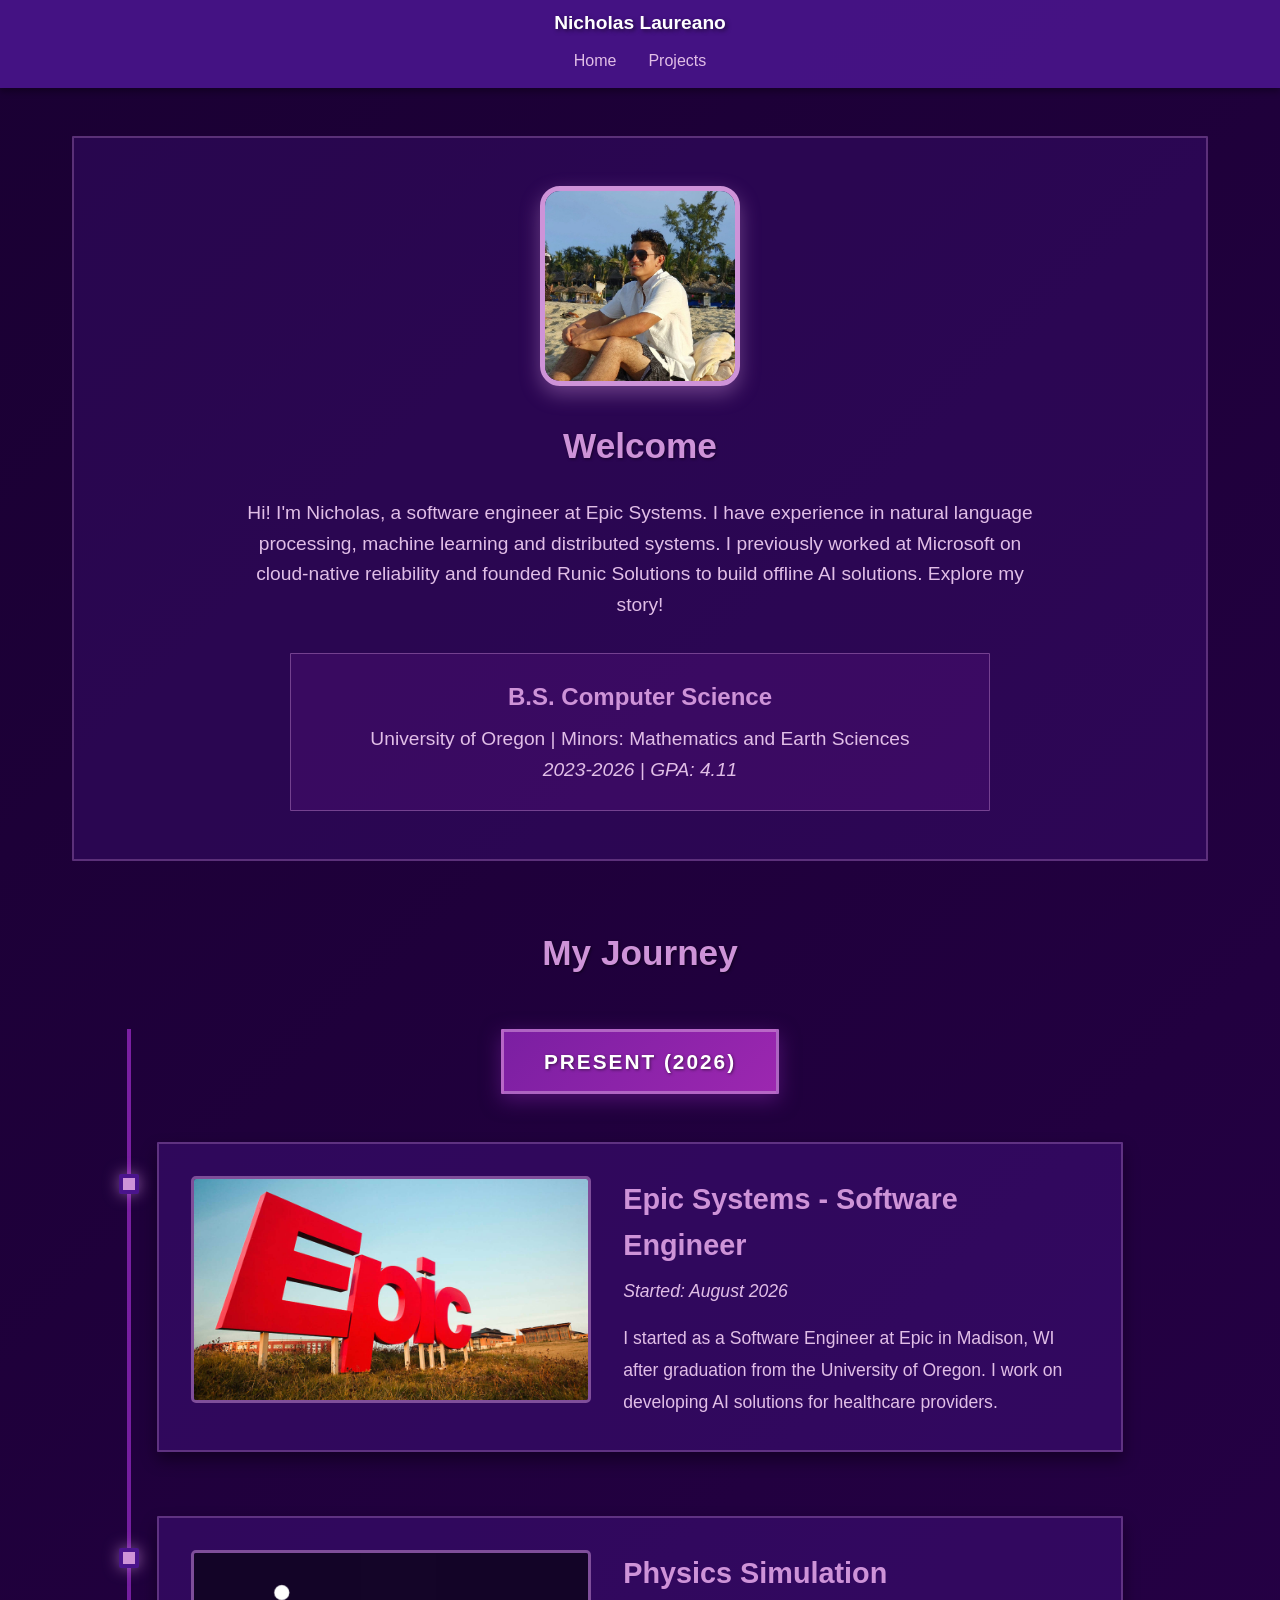
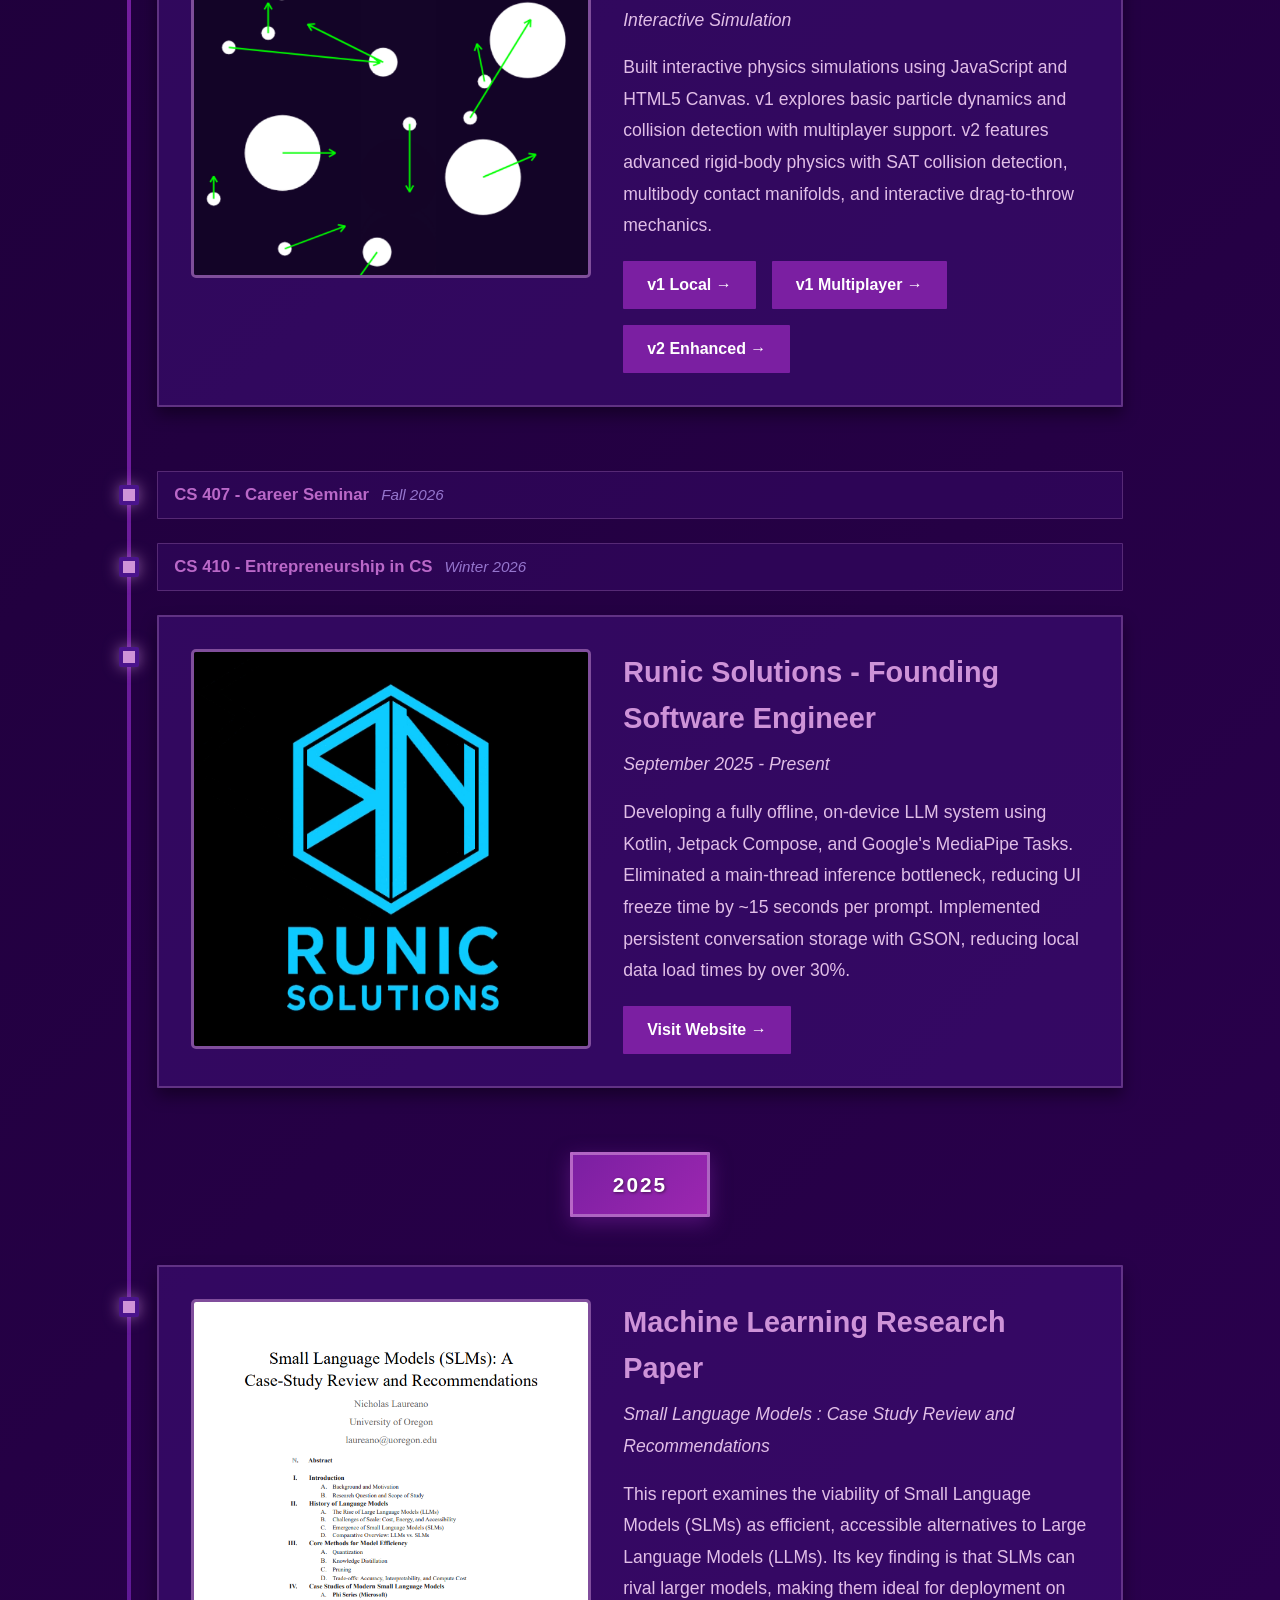
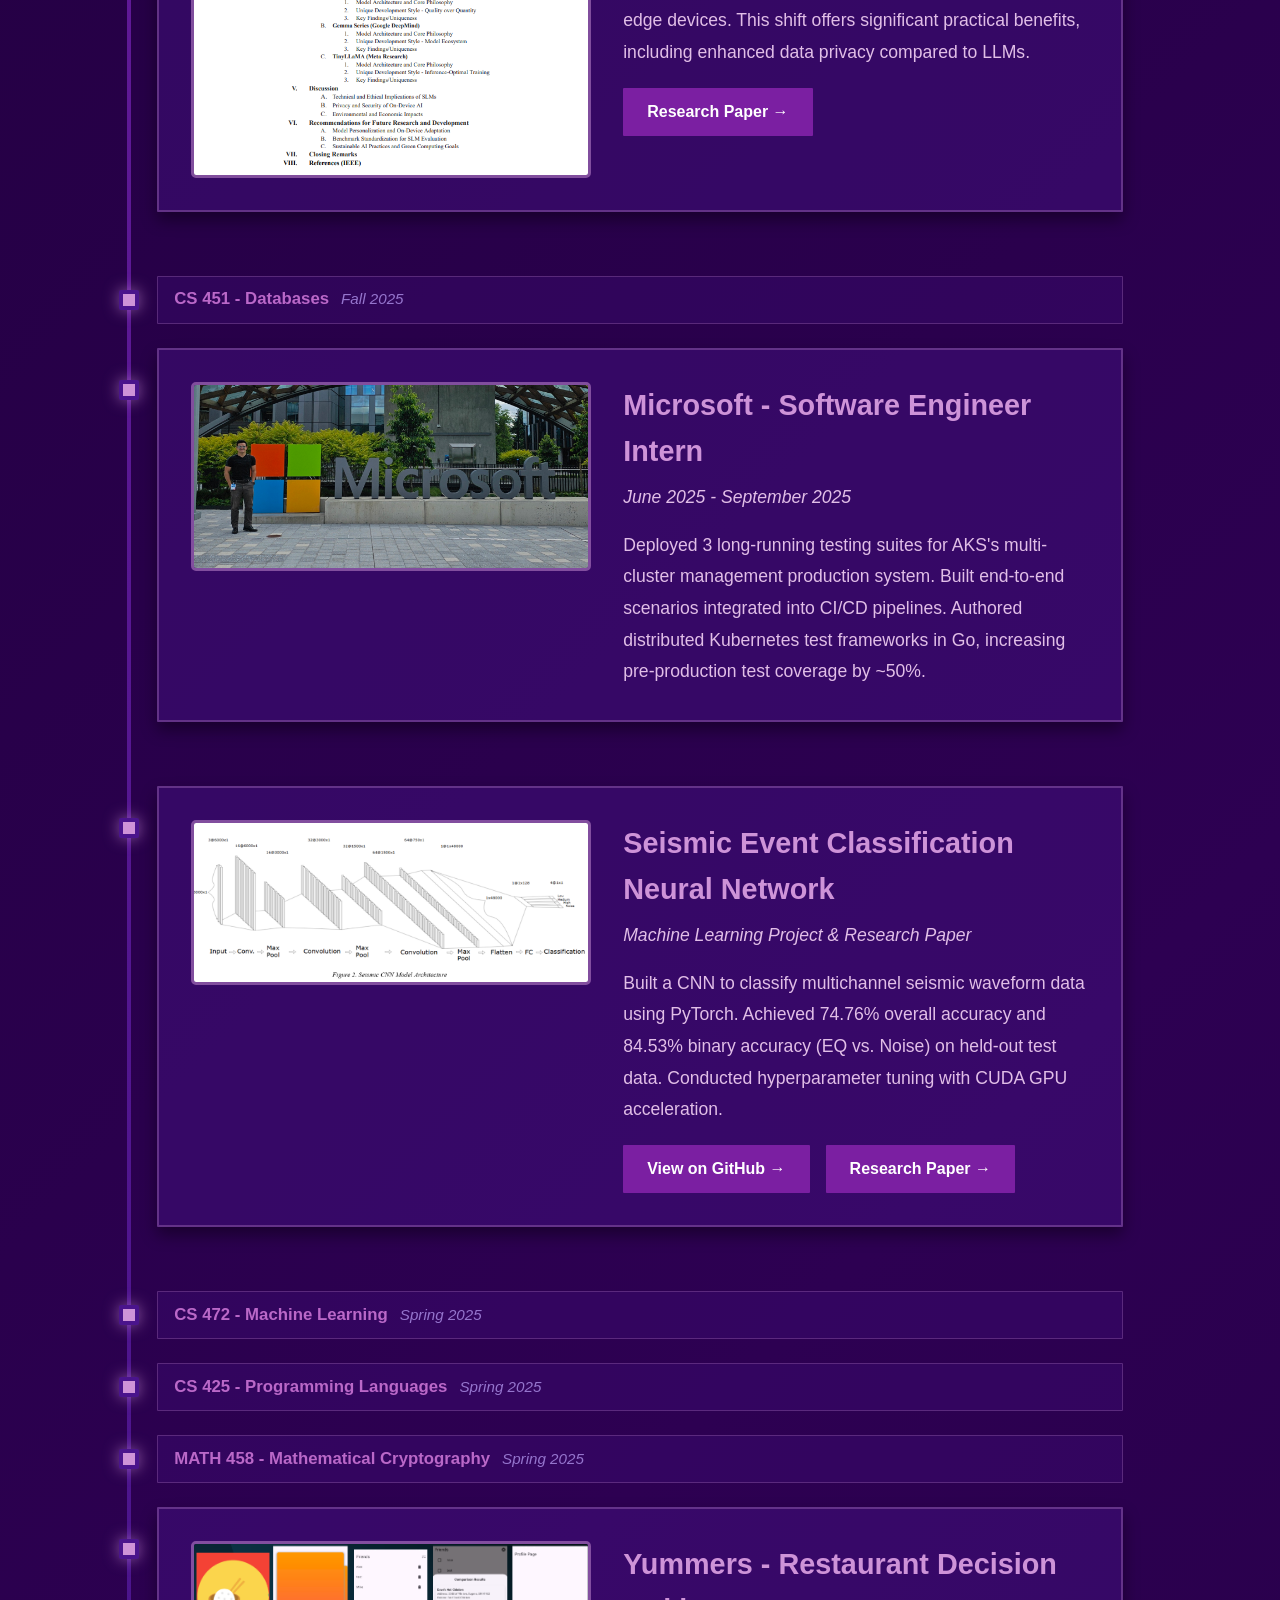
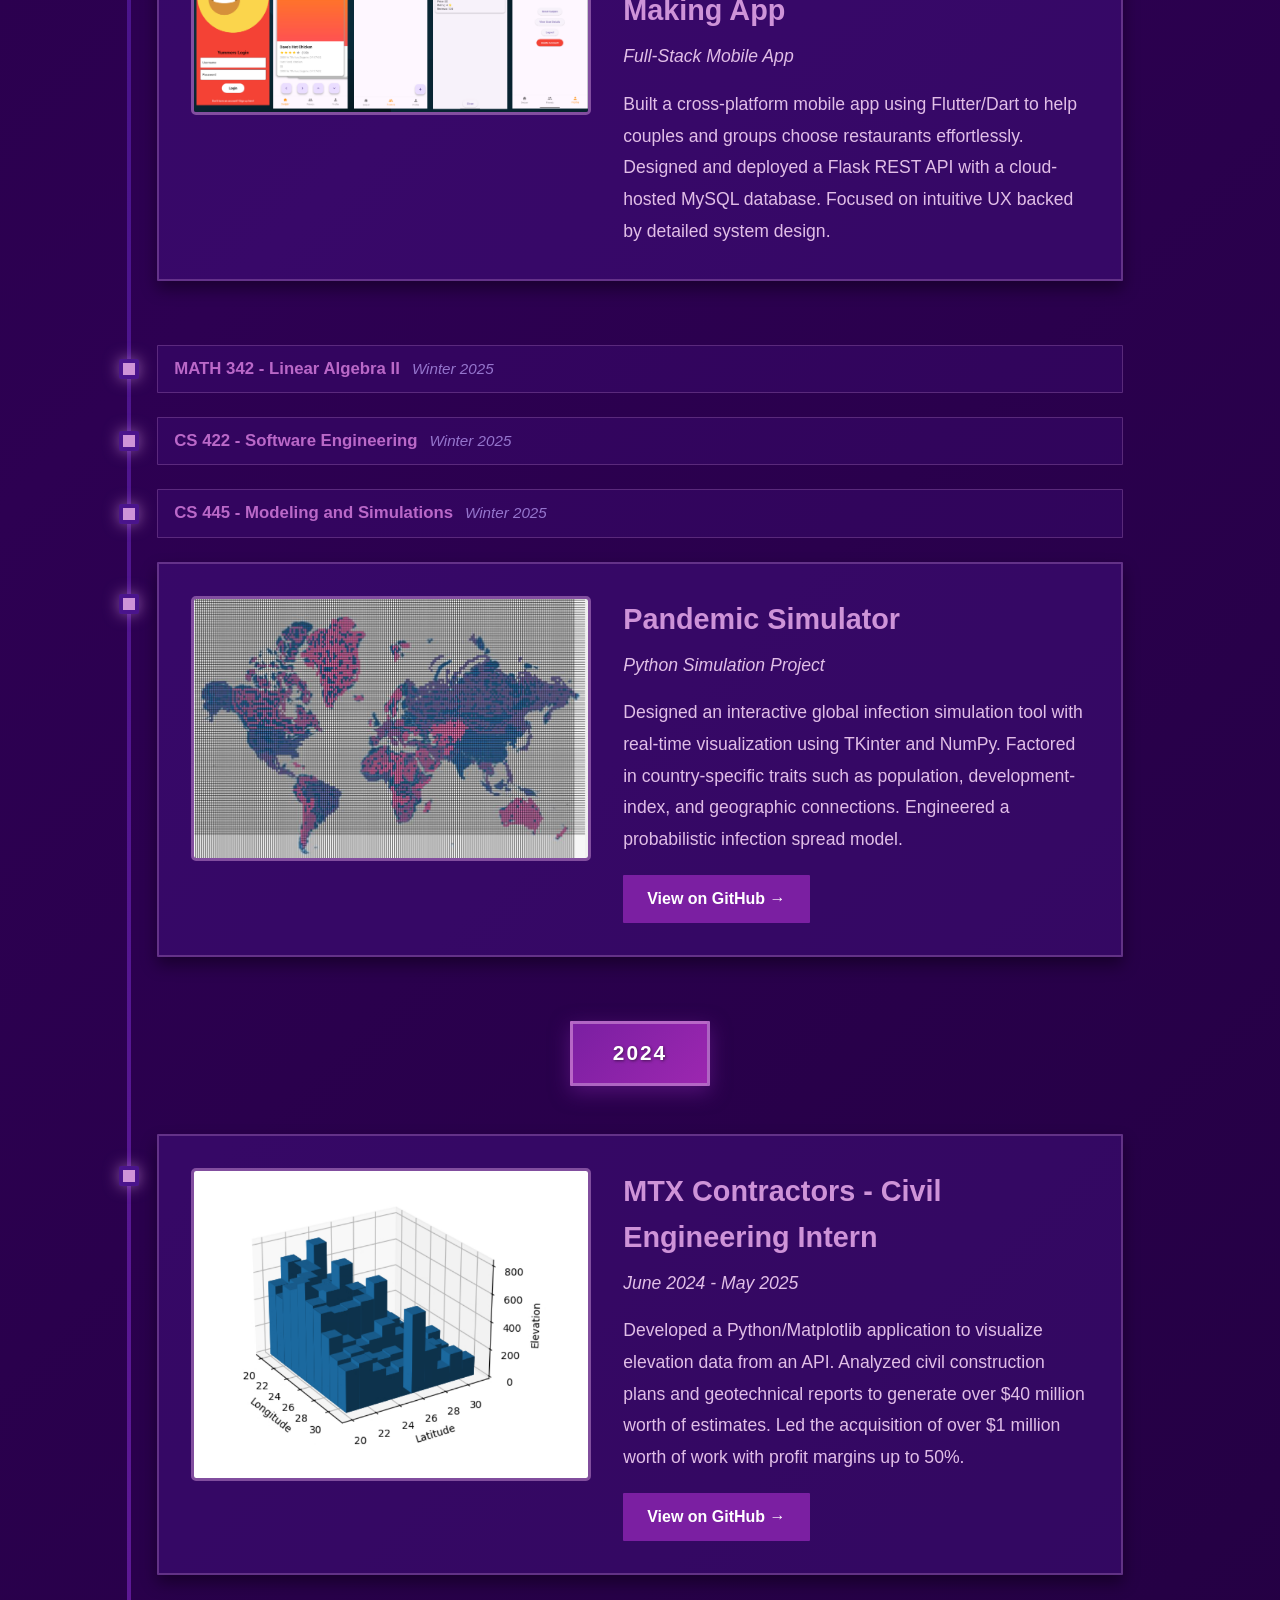
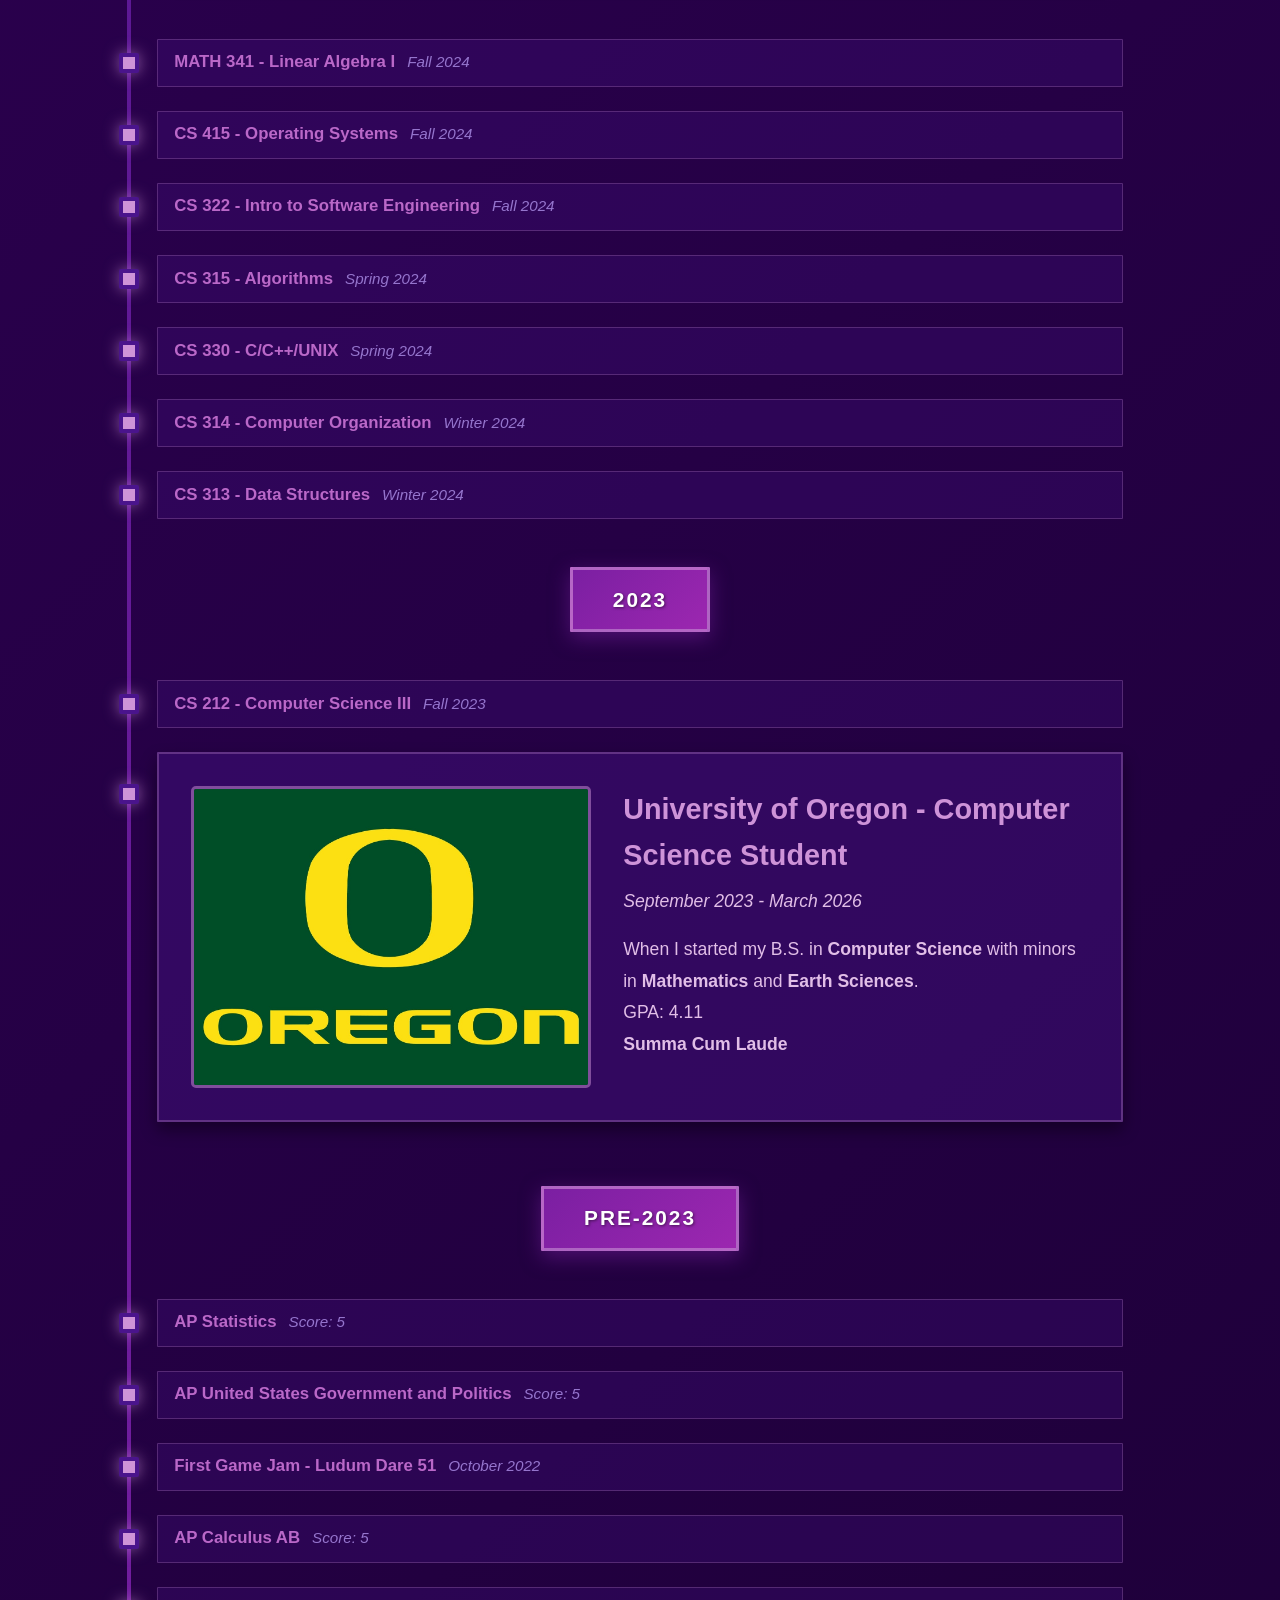
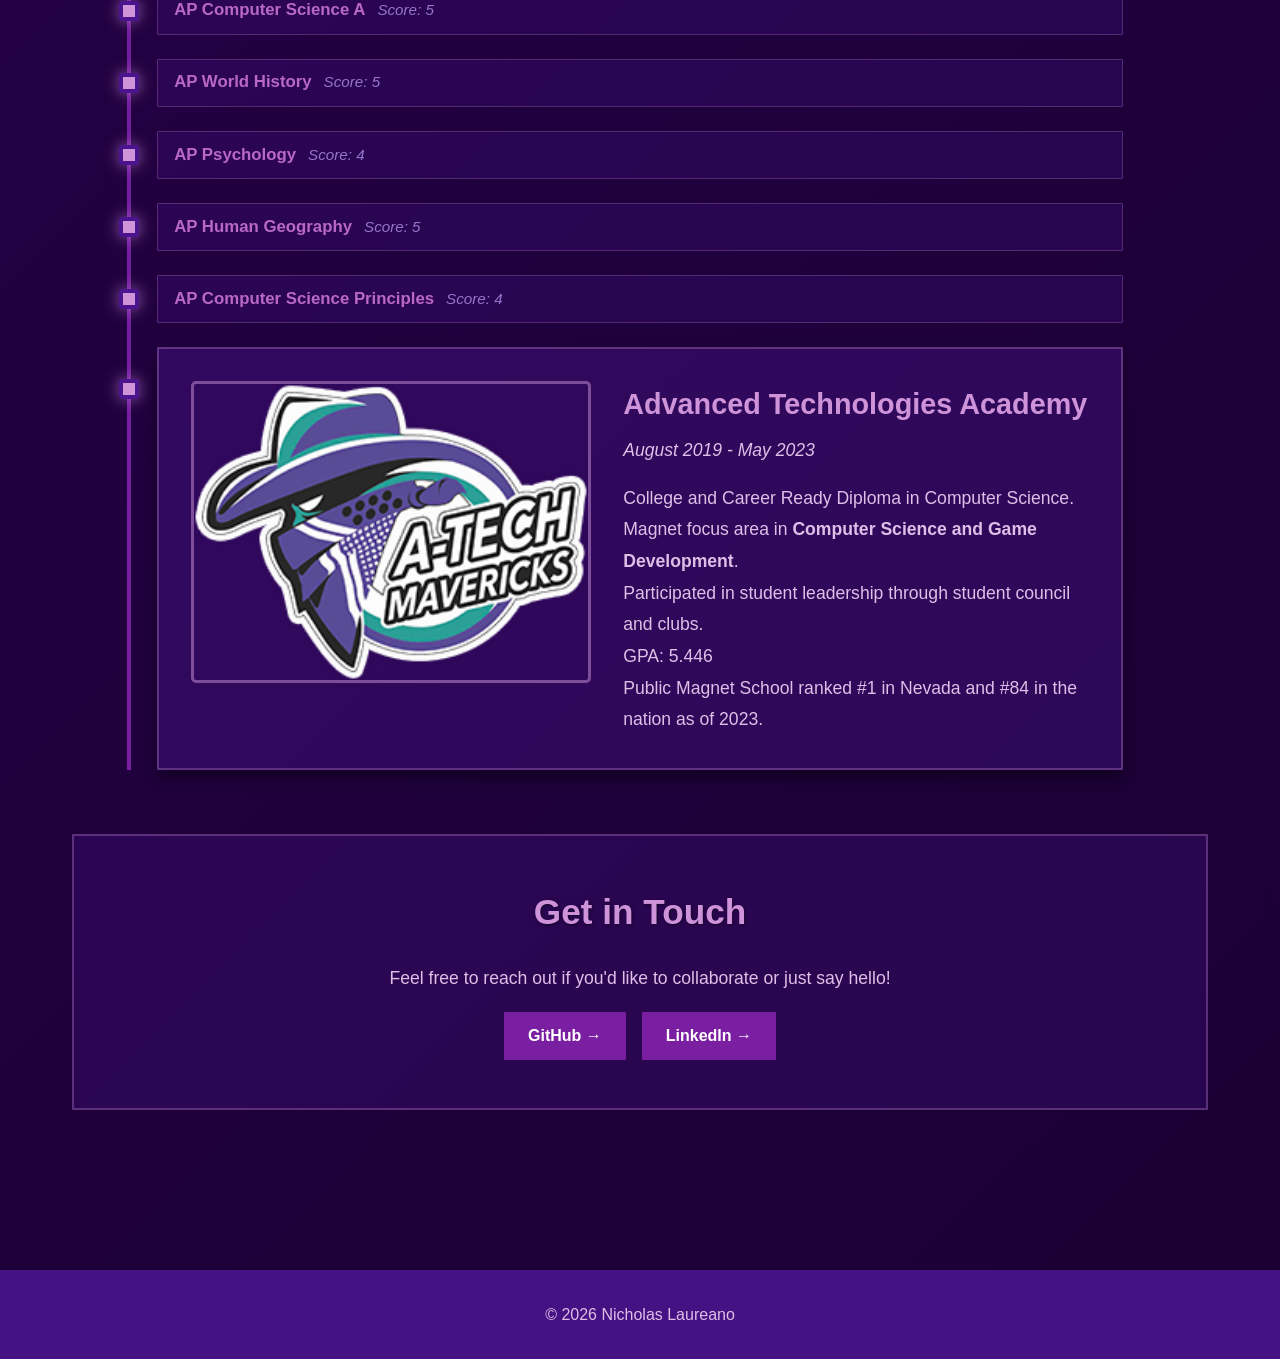
<file: index.html>
<!DOCTYPE html>
<html lang="en">
<head>
    <meta charset="UTF-8">
    <meta name="viewport" content="width=device-width, initial-scale=1.0">
    <title>Nicholas Laureano</title>
    <link rel="stylesheet" href="css/global.css">
    <link rel="stylesheet" href="css/home.css">
</head>
<body>
    <!-- Header with navigation -->
    <header>
        <h1>Nicholas Laureano</h1>
        <nav>
            <a href="index.html">Home</a>
            <a href="projects/index.html">Projects</a>
        </nav>
    </header>

    <!-- Main content area -->
    <main>
        <!-- Introduction section -->
        <section id="intro">
            <div class="profile-image">
                <img src="./assets/pictures/nicholas-pic.jpg" alt="Nicholas Laureano">
            </div>
            <h2>Welcome</h2>
            <p>Hi! I'm Nicholas, a software engineer at Epic Systems. I have experience in 
                natural language processing, machine learning and distributed systems. 
                I previously worked at Microsoft on cloud-native reliability and founded Runic Solutions 
                to build offline AI solutions. Explore my story!</p>
            <div class="education">
                <h3>B.S. Computer Science</h3>
                <p class="school">University of Oregon | Minors: Mathematics and Earth Sciences</p>
                <p class="details">2023-2026 | GPA: 4.11</p>
            </div>
        </section>

        <!-- Timeline section -->
        <section id="timeline">
            <h2>My Journey</h2>
            <div class="timeline">
                <!-- Year Marker: UPCOMING -->
                <!-- <div class="year-marker">
                    <h4>UPCOMING</h4>
                </div> -->
                <!-- Upcoming -->
                <!-- Year Marker: PRESENT -->
                <div class="year-marker">
                    <h4>PRESENT (2026)</h4>
                </div>

                <article class="timeline-event">
                    <div class="timeline-marker"></div>
                    <div class="timeline-content">
                        <div class="event-image">
                            <img src="./assets/pictures/epic-logo-pic.jpg" alt="Epic Systems">
                        </div>
                        <div class="event-text">
                            <h3>Epic Systems - Software Engineer</h3>
                            <p class="event-date"> Started: August 2026</p>
                            <p>I started as a Software Engineer at Epic in Madison, WI after graduation from the University of Oregon. I work on developing AI solutions for healthcare providers.</p>
                        </div>
                    </div>
                </article>


                <!-- Physics Sim -->
                <article class="timeline-event">
                    <div class="timeline-marker"></div>
                    <div class="timeline-content">
                        <div class="event-image">
                            <img src="./assets/pictures/physics-sim-pic.png" alt="Physics Simulation Project">
                        </div>
                        <div class="event-text">
                            <h3>Physics Simulation</h3>
                            <p class="event-date">Interactive Simulation</p>
                            <p>Built interactive physics simulations using JavaScript and HTML5 Canvas. v1 explores basic particle dynamics and collision detection with multiplayer support. v2 features advanced rigid-body physics with SAT collision detection, multibody contact manifolds, and interactive drag-to-throw mechanics.</p>
                            <div class="event-links">
                                <a href="projects/physics-sim/index.html" class="event-link">v1 Local →</a>
                                <a href="projects/physics-sim-live/index.html" class="event-link">v1 Multiplayer →</a>
                                <a href="projects/physics-sim-v2/index.html" class="event-link">v2 Enhanced →</a>
                            </div>
                        </div>
                    </div>
                </article>

                <!-- Course: CS 407 -->
                <article class="timeline-event timeline-small">
                    <div class="timeline-marker"></div>
                    <div class="small-item">
                        <h4>CS 407 - Career Seminar</h4>
                        <p class="small-term">Fall 2026</p>
                    </div>
                </article>

                <!-- Course: CS 410 -->
                <article class="timeline-event timeline-small">
                    <div class="timeline-marker"></div>
                    <div class="small-item">
                        <h4>CS 410 - Entrepreneurship in CS</h4>
                        <p class="small-term">Winter 2026</p>
                    </div>
                </article>
                
                <!-- Runic Solutions -->
                <article class="timeline-event">
                    <div class="timeline-marker"></div>
                    <div class="timeline-content">
                        <div class="event-image">
                            <img src="./assets/pictures/runic-logo-pic.jpg" alt="Runic Solutions">
                        </div>
                        <div class="event-text">
                            <h3>Runic Solutions - Founding Software Engineer</h3>
                            <p class="event-date">September 2025 - Present</p>
                            <p>Developing a fully offline, on-device LLM system using Kotlin, Jetpack Compose, and Google's MediaPipe Tasks. Eliminated a main-thread inference bottleneck, reducing UI freeze time by ~15 seconds per prompt. Implemented persistent conversation storage with GSON, reducing local data load times by over 30%.</p>
                            <a href="https://www.runicsolutions.dev" class="event-link" target="_blank" rel="noopener">Visit Website →</a>
                        </div>
                    </div>
                </article>

                <!-- Year Marker: 2025 -->
                <div class="year-marker">
                    <h4>2025</h4>
                </div>

                <!-- SLM Research Paper -->
                <article class="timeline-event">
                    <div class="timeline-marker"></div>
                    <div class="timeline-content">
                        <div class="event-image">
                            <img src="./assets/pictures/slm-doc-pic.png" alt="SLM Research Paper">
                        </div>
                        <div class="event-text">
                            <h3>Machine Learning Research Paper</h3>
                            <p class="event-date">Small Language Models : Case Study Review and Recommendations</p>
                            <p>This report examines the viability of Small Language Models (SLMs) as efficient, accessible alternatives to Large Language Models (LLMs). Its key finding is that SLMs can rival larger models, making them ideal for deployment on edge devices. This shift offers significant practical benefits, including enhanced data privacy compared to LLMs.</p>
                            <a href="./assets/documents/Small_Language_Models_(SLMs)_A_Case-Study_Review_and_Recommendations.pdf" class="event-link" target="_blank" rel="noopener">Research Paper →</a>
                        </div>
                    </div>
                </article>

                <!-- Course: CS 451 -->
                <article class="timeline-event timeline-small">
                    <div class="timeline-marker"></div>
                    <div class="small-item">
                        <h4>CS 451 - Databases</h4>
                        <p class="small-term">Fall 2025</p>
                    </div>
                </article>

                <!-- Microsoft -->
                <article class="timeline-event">
                    <div class="timeline-marker"></div>
                    <div class="timeline-content">
                        <div class="event-image">
                            <img src="./assets/pictures/microsoft-pic.jpg" alt="Microsoft Internship">
                        </div>
                        <div class="event-text">
                            <h3>Microsoft - Software Engineer Intern</h3>
                            <p class="event-date">June 2025 - September 2025</p>
                            <p>Deployed 3 long-running testing suites for AKS's multi-cluster management production system. Built end-to-end scenarios integrated into CI/CD pipelines. Authored distributed Kubernetes test frameworks in Go, increasing pre-production test coverage by ~50%.</p>
                        </div>
                    </div>
                </article>

                <!-- Seismic Event Classification -->
                <article class="timeline-event">
                    <div class="timeline-marker"></div>
                    <div class="timeline-content">
                        <div class="event-image">
                            <img src="./assets/pictures/seismic-cnn-pic.png" alt="Seismic Event Classification">
                        </div>
                        <div class="event-text">
                            <h3>Seismic Event Classification Neural Network</h3>
                            <p class="event-date">Machine Learning Project & Research Paper</p>
                            <p>Built a CNN to classify multichannel seismic waveform data using PyTorch. Achieved 74.76% overall accuracy and 84.53% binary accuracy (EQ vs. Noise) on held-out test data. Conducted hyperparameter tuning with CUDA GPU acceleration.</p>
                            <div class="event-links">
                                <a href="https://github.com/NLaureano/SeismoCNN" class="event-link" target="_blank" rel="noopener">View on GitHub →</a>
                                <a href="https://github.com/NLaureano/SeismoCNN/blob/master/Seismic_Event_Classification_Using_Convolutional_Neural_Networks_on_Multichannel_Waveform_Data.pdf" class="event-link" target="_blank" rel="noopener">Research Paper →</a>
                            </div>
                        </div>
                    </div>
                </article>

                <!-- Course: CS 472 -->
                <article class="timeline-event timeline-small">
                    <div class="timeline-marker"></div>
                    <div class="small-item">
                        <h4>CS 472 - Machine Learning</h4>
                        <p class="small-term">Spring 2025</p>
                    </div>
                </article>

                <!-- Course: CS 425 -->
                <article class="timeline-event timeline-small">
                    <div class="timeline-marker"></div>
                    <div class="small-item">
                        <h4>CS 425 - Programming Languages</h4>
                        <p class="small-term">Spring 2025</p>
                    </div>
                </article>

                <!-- Course: MATH 458 -->
                <article class="timeline-event timeline-small">
                    <div class="timeline-marker"></div>
                    <div class="small-item">
                        <h4>MATH 458 - Mathematical Cryptography</h4>
                        <p class="small-term">Spring 2025</p>
                    </div>
                </article>

                <!-- Yummers App -->
                <article class="timeline-event">
                    <div class="timeline-marker"></div>
                    <div class="timeline-content">
                        <div class="event-image">
                            <img src="./assets/pictures/yummers-pic.png" alt="Yummers Restaurant App">
                        </div>
                        <div class="event-text">
                            <h3>Yummers - Restaurant Decision Making App</h3>
                            <p class="event-date">Full-Stack Mobile App</p>
                            <p>Built a cross-platform mobile app using Flutter/Dart to help couples and groups choose restaurants effortlessly. Designed and deployed a Flask REST API with a cloud-hosted MySQL database. Focused on intuitive UX backed by detailed system design.</p>
                        </div>
                    </div>
                </article>

                <!-- Course: MATH 342 -->
                <article class="timeline-event timeline-small">
                    <div class="timeline-marker"></div>
                    <div class="small-item">
                        <h4>MATH 342 - Linear Algebra II</h4>
                        <p class="small-term">Winter 2025</p>
                    </div>
                </article>

                <!-- Course: CS 422 -->
                <article class="timeline-event timeline-small">
                    <div class="timeline-marker"></div>
                    <div class="small-item">
                        <h4>CS 422 - Software Engineering</h4>
                        <p class="small-term">Winter 2025</p>
                    </div>
                </article>

                <!-- Course: CS 445 -->
                <article class="timeline-event timeline-small">
                    <div class="timeline-marker"></div>
                    <div class="small-item">
                        <h4>CS 445 - Modeling and Simulations</h4>
                        <p class="small-term">Winter 2025</p>
                    </div>
                </article>

                <!-- Pandemic Simulator -->
                <article class="timeline-event">
                    <div class="timeline-marker"></div>
                    <div class="timeline-content">
                        <div class="event-image">
                            <img src="./assets/pictures/pandemic-pic.jpg" alt="Pandemic Simulator">
                        </div>
                        <div class="event-text">
                            <h3>Pandemic Simulator</h3>
                            <p class="event-date">Python Simulation Project</p>
                            <p>Designed an interactive global infection simulation tool with real-time visualization using TKinter and NumPy. Factored in country-specific traits such as population, development-index, and geographic connections. Engineered a probabilistic infection spread model.</p>
                            <a href="https://github.com/NLaureano/GlobalInfectionSimulator" class="event-link" target="_blank" rel="noopener">View on GitHub →</a>
                        </div>
                    </div>
                </article>

                <!-- Year Marker: 2024 -->
                <div class="year-marker">
                    <h4>2024</h4>
                </div>

                <!-- MTX Contractors -->
                <article class="timeline-event">
                    <div class="timeline-marker"></div>
                    <div class="timeline-content">
                        <div class="event-image">
                            <img src="./assets/pictures/mtx-project-pic.png" alt="MTX Contractors">
                        </div>
                        <div class="event-text">
                            <h3>MTX Contractors - Civil Engineering Intern</h3>
                            <p class="event-date">June 2024 - May 2025</p>
                            <p>Developed a Python/Matplotlib application to visualize elevation data from an API. Analyzed civil construction plans and geotechnical reports to generate over $40 million worth of estimates. Led the acquisition of over $1 million worth of work with profit margins up to 50%.</p>
                            <a href="https://github.com/NLaureano/Elevation-Project" class="event-link" target="_blank" rel="noopener">View on GitHub →</a>
                        </div>
                    </div>
                </article>

                <!-- Course: MATH 341 -->
                <article class="timeline-event timeline-small">
                    <div class="timeline-marker"></div>
                    <div class="small-item">
                        <h4>MATH 341 - Linear Algebra I</h4>
                        <p class="small-term">Fall 2024</p>
                    </div>
                </article>

                <!-- Course: CS 415 -->
                <article class="timeline-event timeline-small">
                    <div class="timeline-marker"></div>
                    <div class="small-item">
                        <h4>CS 415 - Operating Systems</h4>
                        <p class="small-term">Fall 2024</p>
                    </div>
                </article>

                <!-- Course: CS 322 -->
                <article class="timeline-event timeline-small">
                    <div class="timeline-marker"></div>
                    <div class="small-item">
                        <h4>CS 322 - Intro to Software Engineering</h4>
                        <p class="small-term">Fall 2024</p>
                    </div>
                </article>

                <!-- Course: CS 315 -->
                <article class="timeline-event timeline-small">
                    <div class="timeline-marker"></div>
                    <div class="small-item">
                        <h4>CS 315 - Algorithms</h4>
                        <p class="small-term">Spring 2024</p>
                    </div>
                </article>

                <!-- Course: CS 330 -->
                <article class="timeline-event timeline-small">
                    <div class="timeline-marker"></div>
                    <div class="small-item">
                        <h4>CS 330 - C/C++/UNIX</h4>
                        <p class="small-term">Spring 2024</p>
                    </div>
                </article>

                <!-- Course: CS 314 -->
                <article class="timeline-event timeline-small">
                    <div class="timeline-marker"></div>
                    <div class="small-item">
                        <h4>CS 314 - Computer Organization</h4>
                        <p class="small-term">Winter 2024</p>
                    </div>
                </article>

                <!-- Course: CS 313 -->
                <article class="timeline-event timeline-small">
                    <div class="timeline-marker"></div>
                    <div class="small-item">
                        <h4>CS 313 - Data Structures</h4>
                        <p class="small-term">Winter 2024</p>
                    </div>
                </article>

                <!-- Year Marker: 2023 -->
                <div class="year-marker">
                    <h4>2023</h4>
                </div>

                <!-- Course: CS 212 -->
                <article class="timeline-event timeline-small">
                    <div class="timeline-marker"></div>
                    <div class="small-item">
                        <h4>CS 212 - Computer Science III</h4>
                        <p class="small-term">Fall 2023</p>
                    </div>
                </article>

                <!-- University of Oregon -->
                <article class="timeline-event">
                    <div class="timeline-marker"></div>
                    <div class="timeline-content">
                        <div class="event-image">
                            <img src="./assets/pictures/uo-logo-pic.jpg" alt="University of Oregon">
                        </div>
                        <div class="event-text">
                            <h3>University of Oregon - Computer Science Student</h3>
                            <p class="event-date">September 2023 - March 2026</p>
                            <p>When I started my B.S. in <b>Computer Science</b> with minors in <b>Mathematics</b> and <b>Earth Sciences</b>.<br>
                            GPA: 4.11<br>
                            <b>Summa Cum Laude</b></p>
                        </div>
                    </div>
                </article>

                <!-- Year Marker: PRE-2023 -->
                <div class="year-marker">
                    <h4>PRE-2023</h4>
                </div>

                <!-- AP Exams -->
                <article class="timeline-event timeline-small">
                    <div class="timeline-marker"></div>
                    <div class="small-item">
                        <h4>AP Statistics</h4>
                        <p class="small-term">Score: 5</p>
                    </div>
                </article>

                <article class="timeline-event timeline-small">
                    <div class="timeline-marker"></div>
                    <div class="small-item">
                        <h4>AP United States Government and Politics</h4>
                        <p class="small-term">Score: 5</p>
                    </div>
                </article>

                <!-- First Game Jam : Ludum Dare 51-->
                 <article class="timeline-event timeline-small">
                    <div class="timeline-marker"></div>
                    <div class="small-item">
                        <h4>First Game Jam - Ludum Dare 51</h4>
                        <p class="small-term">October 2022</p>
                    </div>
                </article>

                <article class="timeline-event timeline-small">
                    <div class="timeline-marker"></div>
                    <div class="small-item">
                        <h4>AP Calculus AB</h4>
                        <p class="small-term">Score: 5</p>
                    </div>
                </article>

                <article class="timeline-event timeline-small">
                    <div class="timeline-marker"></div>
                    <div class="small-item">
                        <h4>AP Computer Science A</h4>
                        <p class="small-term">Score: 5</p>
                    </div>
                </article>

                <article class="timeline-event timeline-small">
                    <div class="timeline-marker"></div>
                    <div class="small-item">
                        <h4>AP World History</h4>
                        <p class="small-term">Score: 5</p>
                    </div>
                </article>

                <article class="timeline-event timeline-small">
                    <div class="timeline-marker"></div>
                    <div class="small-item">
                        <h4>AP Psychology</h4>
                        <p class="small-term">Score: 4</p>
                    </div>
                </article>

                <article class="timeline-event timeline-small">
                    <div class="timeline-marker"></div>
                    <div class="small-item">
                        <h4>AP Human Geography</h4>
                        <p class="small-term">Score: 5</p>
                    </div>
                </article>

                <article class="timeline-event timeline-small">
                    <div class="timeline-marker"></div>
                    <div class="small-item">
                        <h4>AP Computer Science Principles</h4>
                        <p class="small-term">Score: 4</p>
                    </div>
                </article>

                <!-- High School -->
                <article class="timeline-event">
                    <div class="timeline-marker"></div>
                    <div class="timeline-content">
                        <div class="event-image">
                            <img src="./assets/pictures/ata-logo-pic.png" alt="Advanced Technologies Academy">
                        </div>
                        <div class="event-text">
                            <h3>Advanced Technologies Academy</h3>
                            <p class="event-date">August 2019 - May 2023</p>
                            <p>College and Career Ready Diploma in Computer Science. Magnet focus area in <b>Computer Science and Game Development</b>. <br> Participated in student leadership through student council and clubs.<br>
                            GPA: 5.446<br>
                            Public Magnet School ranked #1 in Nevada and #84 in the nation as of 2023.</p>
                        </div>
                    </div>
                </article>

            </div>
        </section>

        <!-- Contact section -->
        <section id="contact">
            <h2>Get in Touch</h2>
            <p>Feel free to reach out if you'd like to collaborate or just say hello!</p>
            <div class="event-links">
                <a href="https://github.com/NLaureano" class="event-link" target="_blank" rel="noopener">GitHub →</a>
                <a href="https://www.linkedin.com/in/nicholas-laureano" class="event-link" target="_blank" rel="noopener">LinkedIn →</a>
            </div>
        </section>
    </main>

    <!-- Footer -->
    <footer>
        <p>&copy; 2026 Nicholas Laureano</p>
    </footer>

    <script src="js/global.js"></script>
</body>
</html>
</file>
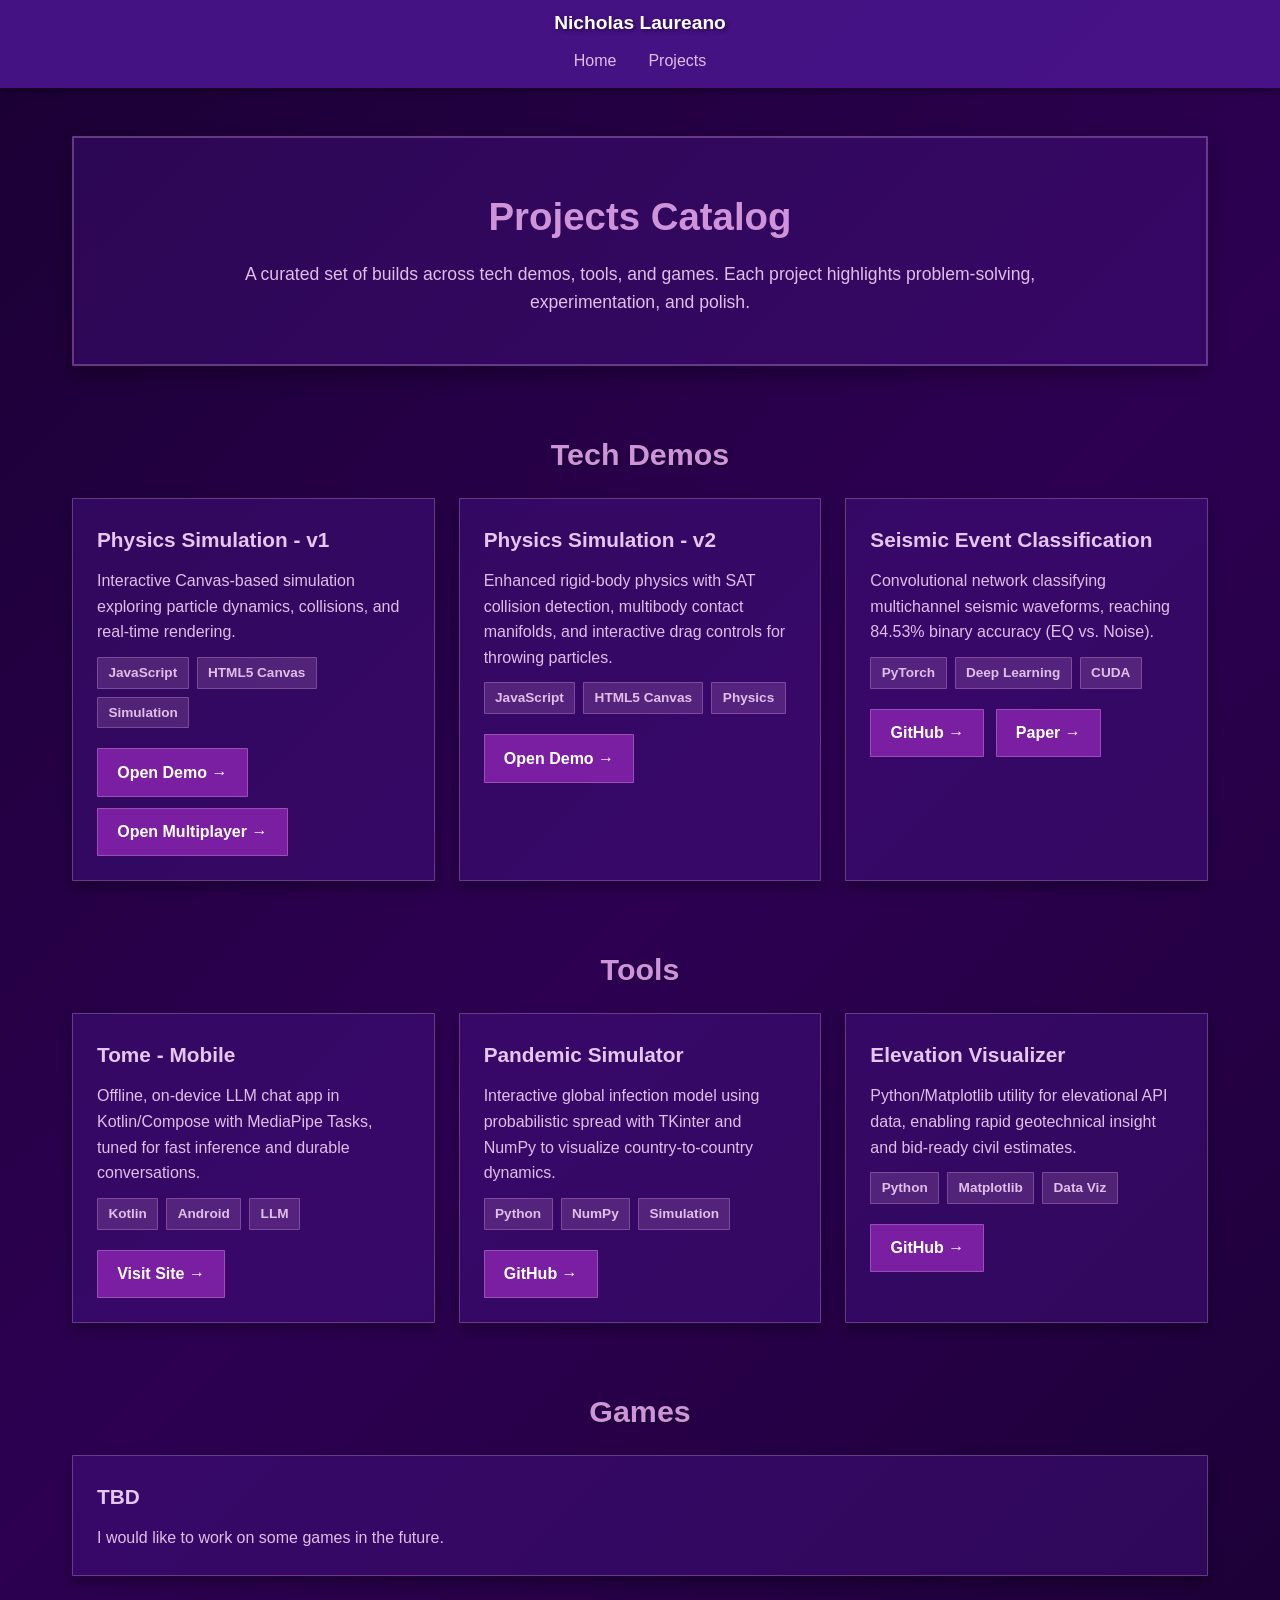
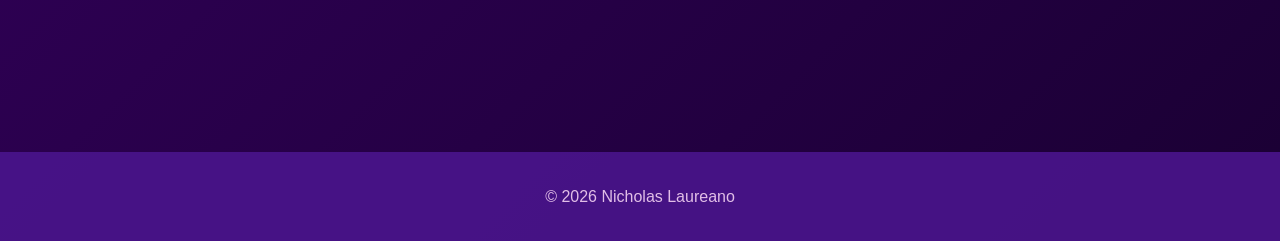
<file: projects/index.html>
<!DOCTYPE html>
<html lang="en">
<head>
	<meta charset="UTF-8">
	<meta name="viewport" content="width=device-width, initial-scale=1.0">
	<title>Projects | Nicholas Laureano</title>
	<link rel="stylesheet" href="../css/global.css">
	<link rel="stylesheet" href="../css/projects.css">
</head>
<body>
	<header>
		<h1>Nicholas Laureano</h1>
		<nav>
			<a href="../index.html">Home</a>
			<a href="index.html">Projects</a>
		</nav>
	</header>

	<main>
		<section class="hero">
			<h1>Projects Catalog</h1>
			<p>A curated set of builds across tech demos, tools, and games. Each project highlights problem-solving, experimentation, and polish.</p>
		</section>

		<section>
			<h2 class="section-title">Tech Demos</h2>
			<div class="project-grid">
				<article class="project-card">
					<h3>Physics Simulation - v1</h3>
					<p>Interactive Canvas-based simulation exploring particle dynamics, collisions, and real-time rendering.</p>
					<div class="chips">
						<span class="chip">JavaScript</span>
						<span class="chip">HTML5 Canvas</span>
						<span class="chip">Simulation</span>
					</div>
					<div class="project-links">
						<a class="project-link" href="physics-sim/index.html">Open Demo →</a>
						<a class="project-link" href="physics-sim-live/index.html">Open Multiplayer →</a>
					</div>
				</article>

				<article class="project-card">
					<h3>Physics Simulation - v2</h3>
					<p>Enhanced rigid-body physics with SAT collision detection, multibody contact manifolds, and interactive drag controls for throwing particles.</p>
					<div class="chips">
						<span class="chip">JavaScript</span>
						<span class="chip">HTML5 Canvas</span>
						<span class="chip">Physics</span>
					</div>
					<div class="project-links">
						<a class="project-link" href="physics-sim-v2/index.html">Open Demo →</a>
					</div>
				</article>

				<article class="project-card">
					<h3>Seismic Event Classification</h3>
					<p>Convolutional network classifying multichannel seismic waveforms, reaching 84.53% binary accuracy (EQ vs. Noise).</p>
					<div class="chips">
						<span class="chip">PyTorch</span>
						<span class="chip">Deep Learning</span>
						<span class="chip">CUDA</span>
					</div>
					<div class="project-links">
						<a class="project-link" href="https://github.com/NLaureano/SeismoCNN" target="_blank" rel="noopener">GitHub →</a>
						<a class="project-link" href="https://github.com/NLaureano/SeismoCNN/blob/master/Seismic_Event_Classification_Using_Convolutional_Neural_Networks_on_Multichannel_Waveform_Data.pdf" target="_blank" rel="noopener">Paper →</a>
					</div>
				</article>
			</div>
		</section>

		<section>
			<h2 class="section-title">Tools</h2>
			<div class="project-grid">
				<article class="project-card">
					<h3>Tome - Mobile</h3>
					<p>Offline, on-device LLM chat app in Kotlin/Compose with MediaPipe Tasks, tuned for fast inference and durable conversations.</p>
					<div class="chips">
						<span class="chip">Kotlin</span>
						<span class="chip">Android</span>
						<span class="chip">LLM</span>
					</div>
					<div class="project-links">
						<a class="project-link" href="https://www.runicsolutions.dev/tomemobile" target="_blank" rel="noopener">Visit Site →</a>
					</div>
				</article>

				<article class="project-card">
					<h3>Pandemic Simulator</h3>
					<p>Interactive global infection model using probabilistic spread with TKinter and NumPy to visualize country-to-country dynamics.</p>
					<div class="chips">
						<span class="chip">Python</span>
						<span class="chip">NumPy</span>
						<span class="chip">Simulation</span>
					</div>
					<div class="project-links">
						<a class="project-link" href="https://github.com/NLaureano/GlobalInfectionSimulator" target="_blank" rel="noopener">GitHub →</a>
					</div>
				</article>

				<article class="project-card">
					<h3>Elevation Visualizer</h3>
					<p>Python/Matplotlib utility for elevational API data, enabling rapid geotechnical insight and bid-ready civil estimates.</p>
					<div class="chips">
						<span class="chip">Python</span>
						<span class="chip">Matplotlib</span>
						<span class="chip">Data Viz</span>
					</div>
					<div class="project-links">
						<a class="project-link" href="https://github.com/NLaureano/Elevation-Project" target="_blank" rel="noopener">GitHub →</a>
					</div>
				</article>
			</div>
		</section>

		<section>
			<h2 class="section-title">Games</h2>
			<div class="project-grid">
				<article class="project-card">
					<h3>TBD</h3>
					<p>I would like to work on some games in the future.</p>
				</article>
			</div>
		</section>
	</main>

	<footer>
		<p>&copy; 2026 Nicholas Laureano</p>
	</footer>

	<script src="../js/global.js"></script>
</body>
</html>
</file>
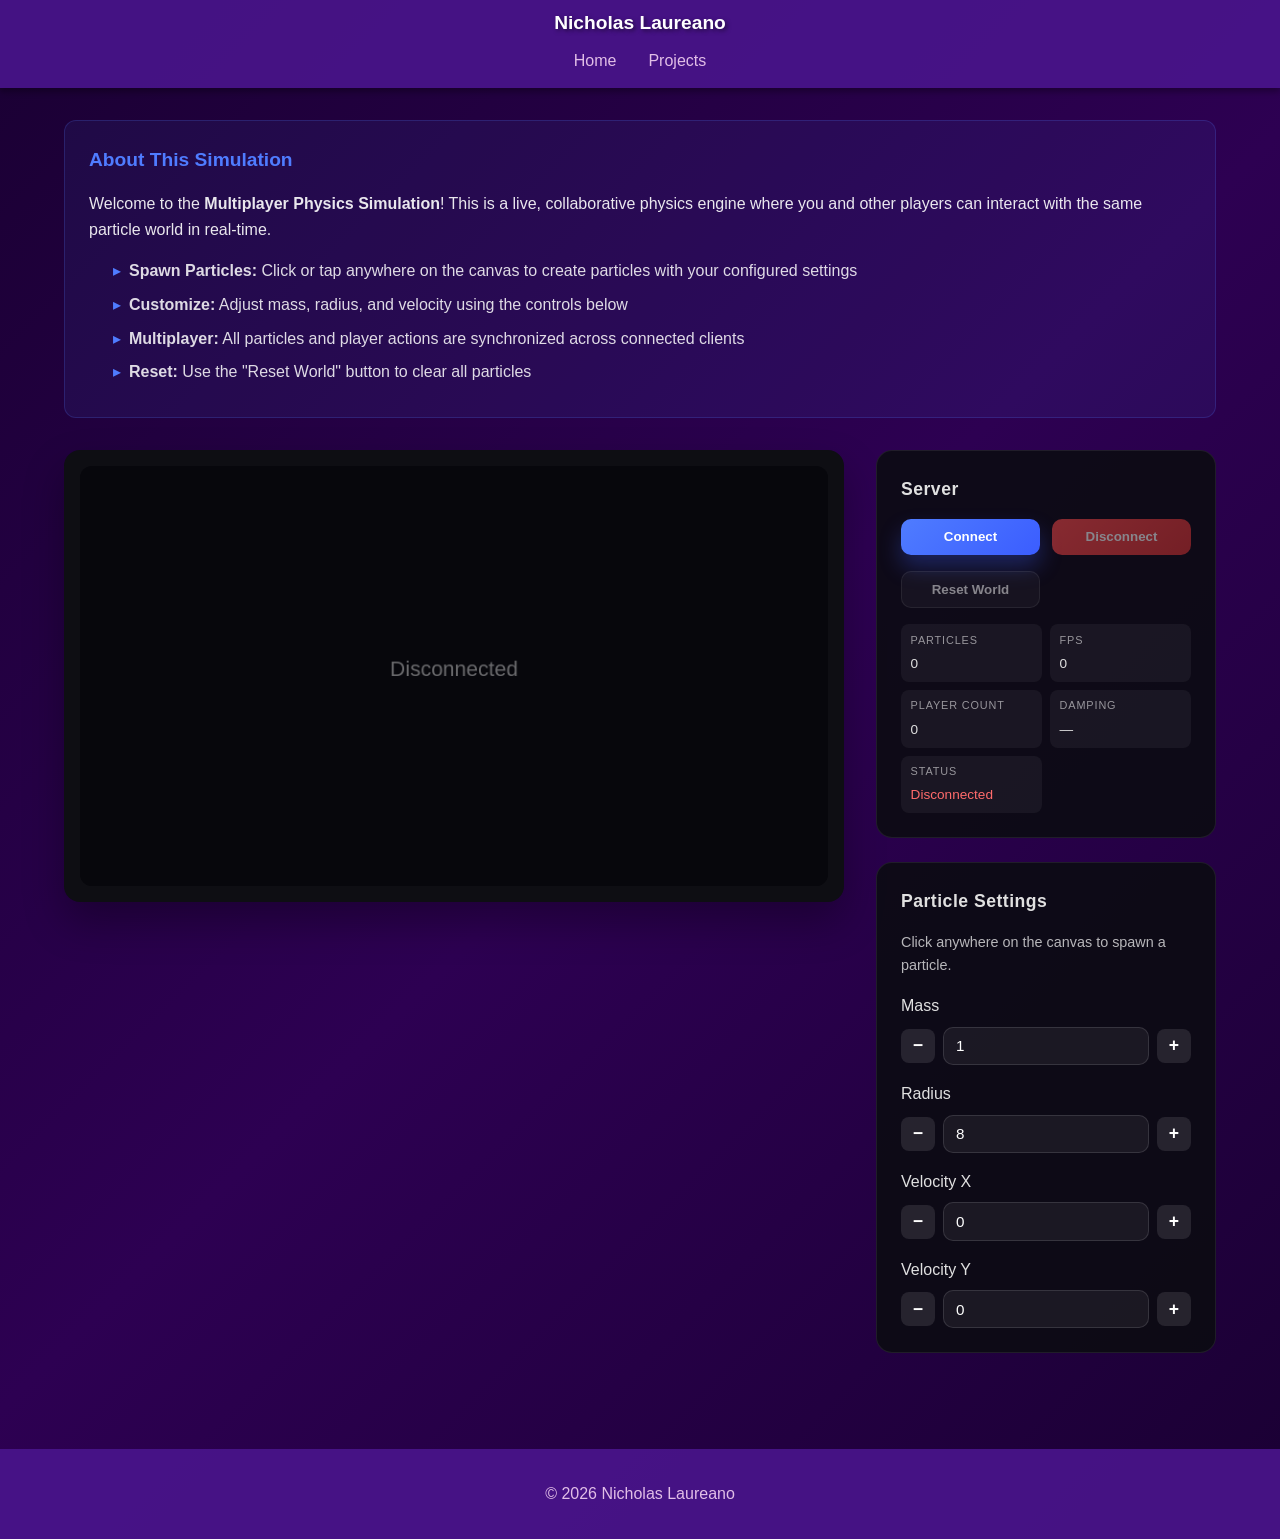
<file: projects/physics-sim-live/index.html>
<!DOCTYPE html>
<html lang="en">
<head>
    <meta charset="UTF-8">
    <meta name="viewport" content="width=device-width, initial-scale=1.0">
    <title>Live Physics Simulation | Nicholas Laureano</title>
    <link rel="stylesheet" href="../../css/global.css">
    <link rel="stylesheet" href="styles.css">
</head>
<body>
    <header>
        <h1>Nicholas Laureano</h1>
        <nav>
            <a href="../../index.html">Home</a>
            <a href="../index.html">Projects</a>
        </nav>
    </header>

    <main>
        <div class="tutorial">
            <h2>About This Simulation</h2>
            <p>Welcome to the <strong>Multiplayer Physics Simulation</strong>! This is a live, collaborative physics engine where you and other players can interact with the same particle world in real-time.</p>
            <ul>
                <li><strong>Spawn Particles:</strong> Click or tap anywhere on the canvas to create particles with your configured settings</li>
                <li><strong>Customize:</strong> Adjust mass, radius, and velocity using the controls below</li>
                <li><strong>Multiplayer:</strong> All particles and player actions are synchronized across connected clients</li>
                <li><strong>Reset:</strong> Use the "Reset World" button to clear all particles</li>
            </ul>
        </div>
        <div class="container">
            <div class="canvas-wrapper">
                <canvas id="liveCanvas"></canvas>
            </div>
            <div class="control-panel">
                <div class="control-group">
                    <h3>Server</h3>
                    <div class="button-row">
                        <button id="connectBtn" class="primary-btn">Connect</button>
                        <button id="disconnectBtn" class="danger-btn" disabled>Disconnect</button>
                    </div>
                    <div class="button-row">
                        <button id="resetBtn" class="ghost-btn" disabled>Reset World</button>
                    </div>
                    <div class="stats">
                        <div class="stat">
                            <span class="stat-label">Particles</span>
                            <span id="particleCount">0</span>
                        </div>
                        <div class="stat">
                            <span class="stat-label">FPS</span>
                            <span id="fps">0</span>
                        </div>
                        <div class="stat">
                            <span class="stat-label">Player Count</span>
                            <span id="clientCount">0</span>
                        </div>
                        <div class="stat">
                            <span class="stat-label">Damping</span>
                            <span id="damping">—</span>
                        </div>
                        <div class="stat">
                            <span class="stat-label">Status</span>
                            <span id="status">Disconnected</span>
                        </div>
                    </div>
                </div>
                <div class="control-group">
                    <h3>Particle Settings</h3>
                    <p class="hint">Click anywhere on the canvas to spawn a particle.</p>
                    <div class="input-control">
                        <label>Mass</label>
                        <div class="input-group">
                            <button class="input-btn minus" data-target="massInput">−</button>
                            <input type="number" id="massInput" value="1" min="1" max="10000" step="1">
                            <button class="input-btn plus" data-target="massInput">+</button>
                        </div>
                    </div>
                    <div class="input-control">
                        <label>Radius</label>
                        <div class="input-group">
                            <button class="input-btn minus" data-target="radiusInput">−</button>
                            <input type="number" id="radiusInput" value="8" min="1" max="200" step="1">
                            <button class="input-btn plus" data-target="radiusInput">+</button>
                        </div>
                    </div>
                    <div class="input-control">
                        <label>Velocity X</label>
                        <div class="input-group">
                            <button class="input-btn minus" data-target="velocityXInput">−</button>
                            <input type="number" id="velocityXInput" value="0" min="-50000" max="50000" step="100">
                            <button class="input-btn plus" data-target="velocityXInput">+</button>
                        </div>
                    </div>
                    <div class="input-control">
                        <label>Velocity Y</label>
                        <div class="input-group">
                            <button class="input-btn minus" data-target="velocityYInput">−</button>
                            <input type="number" id="velocityYInput" value="0" min="-50000" max="50000" step="100">
                            <button class="input-btn plus" data-target="velocityYInput">+</button>
                        </div>
                    </div>
                </div>
            </div>
        </div>
    </main>

    <footer>
        <p>&copy; 2026 Nicholas Laureano</p>
    </footer>

    <script src="script.js"></script>
    <script src="../../js/global.js"></script>
</body>
</html>
</file>
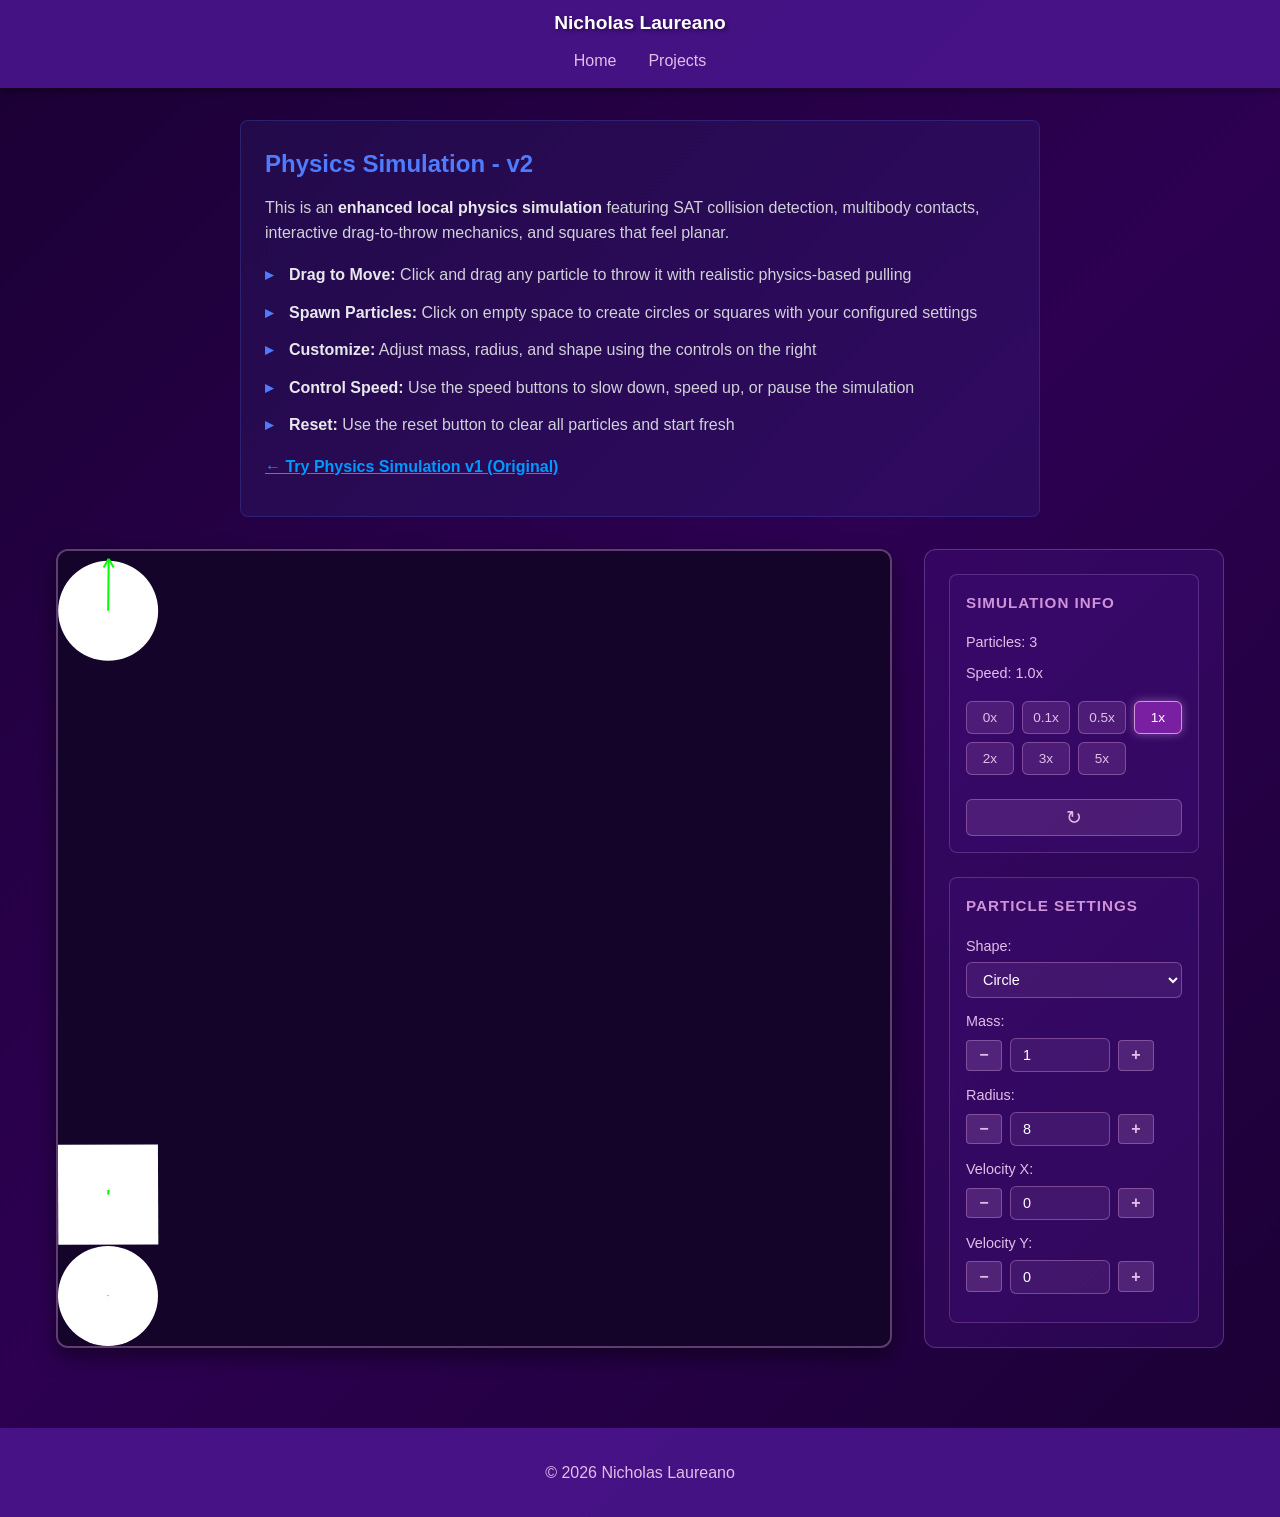
<file: projects/physics-sim-v2/index.html>
<!DOCTYPE html>
<html lang="en">
<head>
    <meta charset="UTF-8">
    <meta name="viewport" content="width=device-width, initial-scale=1.0">
    <title>Physics Simulation | Nicholas Laureano</title>
    <link rel="stylesheet" href="../../css/global.css">
    <link rel="stylesheet" href="styles.css">
</head>
<body>
    <header>
        <h1>Nicholas Laureano</h1>
        <nav>
            <a href="../../index.html">Home</a>
            <a href="../index.html">Projects</a>
        </nav>
    </header>

    <main>
        <div class="tutorial">
            <h2>Physics Simulation - v2</h2>
            <p>This is an <strong>enhanced local physics simulation</strong> featuring SAT collision detection, multibody contacts, interactive drag-to-throw mechanics, and squares that feel planar.</p>
            <ul>
                <li><strong>Drag to Move:</strong> Click and drag any particle to throw it with realistic physics-based pulling</li>
                <li><strong>Spawn Particles:</strong> Click on empty space to create circles or squares with your configured settings</li>
                <li><strong>Customize:</strong> Adjust mass, radius, and shape using the controls on the right</li>
                <li><strong>Control Speed:</strong> Use the speed buttons to slow down, speed up, or pause the simulation</li>
                <li><strong>Reset:</strong> Use the reset button to clear all particles and start fresh</li>
            </ul>
            <div style="margin-top: 1rem;">
                <p><a href="../physics-sim/index.html" style="text-decoration: underline; color: #0099ff; font-weight: bold;">← Try Physics Simulation v1 (Original)</a></p>
            </div>
        </div>
        <div class="container">
            <div class="canvas-wrapper">
                <canvas id="simCanvas"></canvas>
            </div>
            <div class="control-panel">
                <div class="control-group">
                    <h3>Simulation Info</h3>
                    <p>Particles: <span id="particleCounter">0</span></p>
                    <p>Speed: <span id="speedValue">1.0</span>x</p>
                    <div class="speed-buttons">
                        <button class="speed-btn" data-speed="0">0x</button>
                        <button class="speed-btn" data-speed="0.1">0.1x</button>
                        <button class="speed-btn" data-speed="0.5">0.5x</button>
                        <button class="speed-btn active" data-speed="1">1x</button>
                        <button class="speed-btn" data-speed="2">2x</button>
                        <button class="speed-btn" data-speed="3">3x</button>
                        <button class="speed-btn" data-speed="5">5x</button>
                    </div>
                    <button id="resetButton" class="reset-btn" title="Reset Simulation">↻</button>
                </div>
                <div class="control-group">
                    <h3>Particle Settings</h3>
                    <div class="input-control">
                        <label>Shape:</label>
                        <select id="shapeSelect">
                            <option value="circle">Circle</option>
                            <option value="square">Square</option>
                        </select>
                    </div>
                    <div class="input-control">
                        <label>Mass:</label>
                        <div class="input-group">
                            <button class="input-btn minus" data-target="massInput">−</button>
                            <input type="number" id="massInput" value="1" min="1" step="1">
                            <button class="input-btn plus" data-target="massInput">+</button>
                        </div>
                    </div>
                    <div class="input-control">
                        <label>Radius:</label>
                        <div class="input-group">
                            <button class="input-btn minus" data-target="radiusInput">−</button>
                            <input type="number" id="radiusInput" value="8" min="1" step="1">
                            <button class="input-btn plus" data-target="radiusInput">+</button>
                        </div>
                    </div>
                    <div class="input-control">
                        <label>Velocity X:</label>
                        <div class="input-group">
                            <button class="input-btn minus" data-target="velocityXInput">−</button>
                            <input type="number" id="velocityXInput" value="0" step="100">
                            <button class="input-btn plus" data-target="velocityXInput">+</button>
                        </div>
                    </div>
                    <div class="input-control">
                        <label>Velocity Y:</label>
                        <div class="input-group">
                            <button class="input-btn minus" data-target="velocityYInput">−</button>
                            <input type="number" id="velocityYInput" value="0" step="100">
                            <button class="input-btn plus" data-target="velocityYInput">+</button>
                        </div>
                    </div>
                </div>
            </div>
        </div>
    </main>

    <footer>
        <p>&copy; 2026 Nicholas Laureano</p>
    </footer>

    <script src="script.js"></script>
    <script src="../../js/global.js"></script>
</body>
</html>
</file>
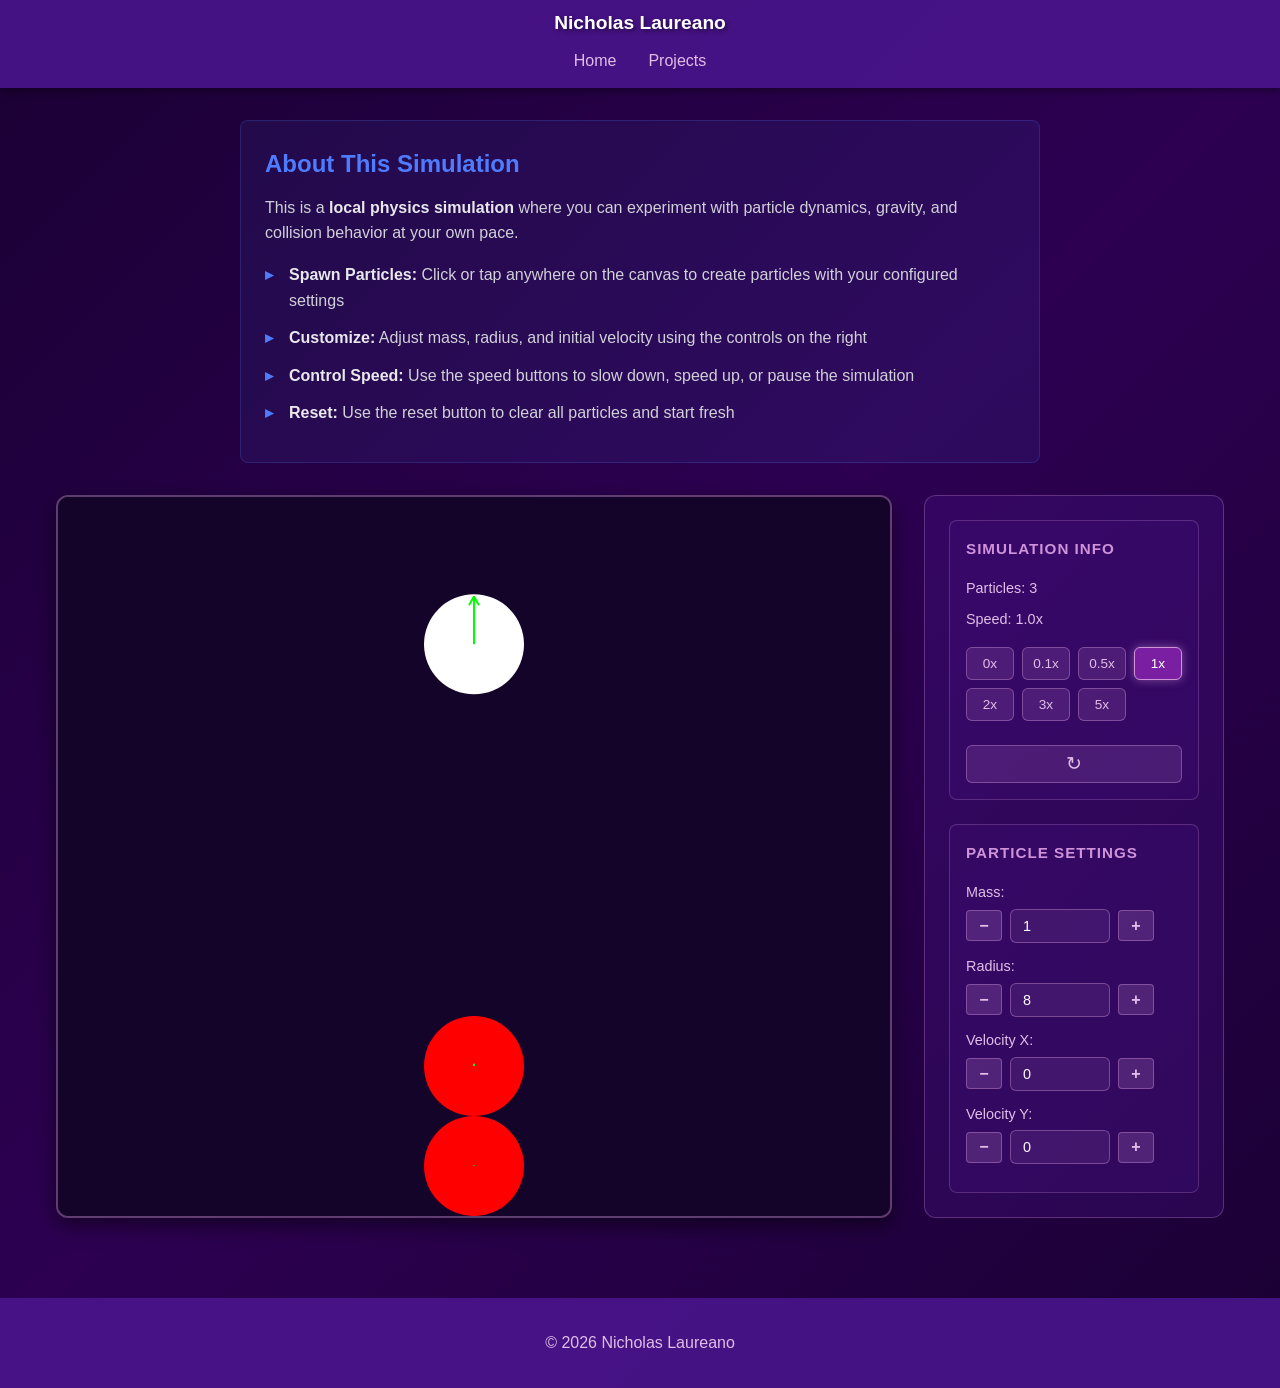
<file: projects/physics-sim/index.html>
<!DOCTYPE html>
<html lang="en">
<head>
    <meta charset="UTF-8">
    <meta name="viewport" content="width=device-width, initial-scale=1.0">
    <title>Physics Simulation | Nicholas Laureano</title>
    <link rel="stylesheet" href="../../css/global.css">
    <link rel="stylesheet" href="styles.css">
</head>
<body>
    <header>
        <h1>Nicholas Laureano</h1>
        <nav>
            <a href="../../index.html">Home</a>
            <a href="../index.html">Projects</a>
        </nav>
    </header>

    <main>
        <div class="tutorial">
            <h2>About This Simulation</h2>
            <p>This is a <strong>local physics simulation</strong> where you can experiment with particle dynamics, gravity, and collision behavior at your own pace.</p>
            <ul>
                <li><strong>Spawn Particles:</strong> Click or tap anywhere on the canvas to create particles with your configured settings</li>
                <li><strong>Customize:</strong> Adjust mass, radius, and initial velocity using the controls on the right</li>
                <li><strong>Control Speed:</strong> Use the speed buttons to slow down, speed up, or pause the simulation</li>
                <li><strong>Reset:</strong> Use the reset button to clear all particles and start fresh</li>
            </ul>
        </div>
        <div class="container">
            <div class="canvas-wrapper">
                <canvas id="simCanvas"></canvas>
            </div>
            <div class="control-panel">
                <div class="control-group">
                    <h3>Simulation Info</h3>
                    <p>Particles: <span id="particleCounter">0</span></p>
                    <p>Speed: <span id="speedValue">1.0</span>x</p>
                    <div class="speed-buttons">
                        <button class="speed-btn" data-speed="0">0x</button>
                        <button class="speed-btn" data-speed="0.1">0.1x</button>
                        <button class="speed-btn" data-speed="0.5">0.5x</button>
                        <button class="speed-btn active" data-speed="1">1x</button>
                        <button class="speed-btn" data-speed="2">2x</button>
                        <button class="speed-btn" data-speed="3">3x</button>
                        <button class="speed-btn" data-speed="5">5x</button>
                    </div>
                    <button id="resetButton" class="reset-btn" title="Reset Simulation">↻</button>
                </div>
                <div class="control-group">
                    <h3>Particle Settings</h3>
                    <div class="input-control">
                        <label>Mass:</label>
                        <div class="input-group">
                            <button class="input-btn minus" data-target="massInput">−</button>
                            <input type="number" id="massInput" value="1" min="1" step="1">
                            <button class="input-btn plus" data-target="massInput">+</button>
                        </div>
                    </div>
                    <div class="input-control">
                        <label>Radius:</label>
                        <div class="input-group">
                            <button class="input-btn minus" data-target="radiusInput">−</button>
                            <input type="number" id="radiusInput" value="8" min="1" step="1">
                            <button class="input-btn plus" data-target="radiusInput">+</button>
                        </div>
                    </div>
                    <div class="input-control">
                        <label>Velocity X:</label>
                        <div class="input-group">
                            <button class="input-btn minus" data-target="velocityXInput">−</button>
                            <input type="number" id="velocityXInput" value="0" step="100">
                            <button class="input-btn plus" data-target="velocityXInput">+</button>
                        </div>
                    </div>
                    <div class="input-control">
                        <label>Velocity Y:</label>
                        <div class="input-group">
                            <button class="input-btn minus" data-target="velocityYInput">−</button>
                            <input type="number" id="velocityYInput" value="0" step="100">
                            <button class="input-btn plus" data-target="velocityYInput">+</button>
                        </div>
                    </div>
                </div>
            </div>
        </div>
    </main>

    <footer>
        <p>&copy; 2026 Nicholas Laureano</p>
    </footer>

    <script src="script.js"></script>
    <script src="../../js/global.js"></script>
</body>
</html>
</file>
<file: css/global.css>
/* Global Styles */
* {
    margin: 0;
    padding: 0;
    box-sizing: border-box;
}

body {
    font-family: 'Segoe UI', Tahoma, Geneva, Verdana, sans-serif;
    line-height: 1.6;
    color: #e0e0e0;
    background: linear-gradient(135deg, #1a0033 0%, #2d0052 50%, #1a0033 100%);
    min-height: 100vh;
}

/* Header Styles */
header {
    background: rgba(74, 20, 140, 0.9);
    padding: 0.5rem 0;
    text-align: center;
    box-shadow: 0 4px 6px rgba(0, 0, 0, 0.3);
    position: sticky;
    top: 0;
    z-index: 100;
    transition: transform 0.3s ease;
}

header.hidden {
    transform: translateY(-100%);
}

header h1 {
    color: #fff;
    font-size: 1.2rem;
    margin-bottom: 0.25rem;
    text-shadow: 2px 2px 4px rgba(0, 0, 0, 0.5);
}

nav {
    display: flex;
    justify-content: center;
    gap: .5rem;
}

nav a {
    color: #e1bee7;
    text-decoration: none;
    font-size: 1rem;
    padding: 0.35rem 0.75rem;
    border-radius: 5px;
    transition: all 0.3s ease;
}

nav a:hover {
    background: rgba(255, 255, 255, 0.1);
    color: #fff;
    transform: translateY(-2px);
}

/* Main Content */
main {
    max-width: 1200px;
    margin: 0 auto;
    padding: 3rem 2rem;
}

section {
    margin-bottom: 4rem;
}

section h2 {
    color: #ce93d8;
    font-size: 2.2rem;
    margin-bottom: 1.5rem;
    text-align: center;
    text-shadow: 1px 1px 3px rgba(0, 0, 0, 0.5);
}

/* Contact Section */
#contact {
    text-align: center;
    background: rgba(74, 20, 140, 0.3);
    padding: 3rem;
    border-radius: 1px;
    border: 2px solid rgba(206, 147, 216, 0.3);
}

#contact p {
    font-size: 1.1rem;
    color: #e1bee7;
}

/* Footer */
footer {
    background: rgba(74, 20, 140, 0.9);
    color: #e1bee7;
    text-align: center;
    padding: 2rem;
    margin-top: 3rem;
}

/* Responsive Design */
@media (max-width: 768px) {
    header h1 {
        font-size: 2rem;
    }
    
    nav {
        flex-direction: column;
        gap: 1rem;
    }
}
</file>
<file: css/home.css>
/* Home Page Specific Styles */

/* Introduction Section */
#intro {
    text-align: center;
    background: rgba(74, 20, 140, 0.3);
    padding: 3rem;
    border-radius: 1px;
    border: 2px solid rgba(206, 147, 216, 0.3);
}

.profile-image {
    margin: 0 auto 2rem;
    width: 200px;
    height: 200px;
}

.profile-image img {
    width: 100%;
    height: 100%;
    border-radius: 10%;
    object-fit: cover;
    border: 5px solid #ce93d8;
    box-shadow: 0 8px 20px rgba(206, 147, 216, 0.4);
    transition: transform 0.3s ease, box-shadow 0.3s ease;
}

.profile-image img:hover {
    transform: scale(1.05);
    box-shadow: 0 12px 30px rgba(206, 147, 216, 0.6);
}

#intro p {
    font-size: 1.2rem;
    max-width: 800px;
    margin: 0 auto;
    color: #e1bee7;
}

.education {
    margin-top: 2rem;
    padding: 1.5rem;
    background: rgba(123, 31, 162, 0.2);
    border-radius: 1px;
    border: 1px solid rgba(206, 147, 216, 0.4);
    max-width: 700px;
    margin-left: auto;
    margin-right: auto;
}

.education h3 {
    color: #ce93d8;
    font-size: 1.5rem;
    margin-bottom: 0.5rem;
}

.education .school {
    color: #ba68c8;
    font-size: 1.1rem;
    margin-bottom: 0.3rem;
}

.education .details {
    color: #e1bee7;
    font-size: 1rem;
    font-style: italic;
}

/* Timeline Styles */
.timeline {
    position: relative;
    padding: 0rem 0;
/* Year Markers */
.year-marker {
    position: relative;
    text-align: center;
    margin: 3rem 0;
    z-index: 3;
}

.year-marker h4 {
    display: inline-block;
    background: linear-gradient(135deg, #7b1fa2, #9c27b0);
    color: #fff;
    padding: 0.8rem 2.5rem;
    border-radius: 1px;
    font-size: 1.3rem;
    font-weight: 700;
    letter-spacing: 2px;
    box-shadow: 0 6px 20px rgba(123, 31, 162, 0.5);
    border: 3px solid rgba(206, 147, 216, 0.6);
    text-shadow: 1px 1px 3px rgba(0, 0, 0, 0.5);
    transition: transform 0.3s ease, box-shadow 0.3s ease;
}

.year-marker h4:hover {
    transform: scale(1.05);
    box-shadow: 0 8px 25px rgba(123, 31, 162, 0.7);
}

}

/* Timeline vertical line */
.timeline::before {
    content: '';
    position: absolute;
    left: 5%;
    top: 0;
    bottom: 0;
    width: 4px;
    background: linear-gradient(to bottom, #7b1fa2, #4a148c, #7b1fa2);
    transform: translateX(-50%);
    z-index: -1;
}

/* Timeline Event */
.timeline-event {
    position: relative;
    margin-bottom: 4rem;
    display: flex;
    justify-content: center;
}

/* Timeline Marker (circle on the line) */
.timeline-marker {
    position: absolute;
    left: 5%;
    top: 2rem;
    width: 20px;
    height: 20px;
    background: #ce93d8;
    border: 4px solid #4a148c;
    border-radius: 10%;
    transform: translateX(-50%);
    z-index: 1;
    box-shadow: 0 0 15px rgba(206, 147, 216, 0.6);
}

/* Timeline Content */
.timeline-content {
    background: rgba(74, 20, 140, 0.4);
    border: 2px solid rgba(206, 147, 216, 0.3);
    border-radius: 1px;
    padding: 2rem;
    width: 85%;
    display: grid;
    grid-template-columns: 400px 1fr;
    gap: 2rem;
    align-items: start;
    box-shadow: 0 8px 16px rgba(0, 0, 0, 0.4);
    transition: transform 0.3s ease, box-shadow 0.3s ease;
    position: relative;
    z-index: 2;
}

.timeline-content:hover {
    transform: translateY(-5px);
    box-shadow: 0 12px 24px rgba(0, 0, 0, 0.6);
}

/* Event Image */
.event-image {
    border-radius: 5px;
    overflow: hidden;
    border: 3px solid rgba(206, 147, 216, 0.5);
}

.event-image img {
    width: 100%;
    height: auto;
    display: block;
    transition: transform 0.3s ease;
}

.event-image:hover img {
    transform: scale(1.05);
}

/* Event Text */
.event-text h3 {
    color: #ce93d8;
    font-size: 1.8rem;
    margin-bottom: 0.5rem;
}

.event-date {
    color: #ba68c8;
    font-style: italic;
    margin-bottom: 1rem;
    font-size: 0.95rem;
}

.event-text p {
    color: #e1bee7;
    font-size: 1.1rem;
    line-height: 1.8;
}

/* Small Timeline Items - Compact Style */
.timeline-small {
    margin-bottom: 1.5rem;
}

.timeline-small .timeline-marker {
    top: 50%;
    transform: translate(-50%, -50%);
}

.small-item {
    background: rgba(74, 20, 140, 0.25);
    border: 1px solid rgba(206, 147, 216, 0.25);
    border-radius: 1px;
    padding: 0.6rem 1rem;
    width: 85%;
    margin-left: auto;
    margin-right: auto;
    position: relative;
    z-index: 2;
    transition: all 0.3s ease;
    display: flex;
    align-items: baseline;
    gap: 0.75rem;
}

.small-item:hover {
    background: rgba(74, 20, 140, 0.35);
    border-color: rgba(206, 147, 216, 0.4);
    transform: translateX(5px);
}

.small-item h4 {
    color: #ba68c8;
    font-size: 1.05rem;
    font-weight: 700;
    margin: 0;
}

.small-term {
    color: #9575cd;
    font-size: 0.95rem;
    font-style: italic;
    margin: 0;
}

.event-links {
    display: flex;
    gap: 1rem;
    flex-wrap: wrap;
    margin-top: 1.2rem;
}

#contact .event-links {
    justify-content: center;
}

.event-link {
    display: inline-block;
    padding: 0.7rem 1.5rem;
    background: #7b1fa2;
    color: #fff;
    text-decoration: none;
    border-radius: 1px;
    transition: all 0.3s ease;
    font-weight: 600;
    margin-top: 1.2rem;
}

.event-links .event-link {
    margin-top: 0;
}

.event-link:hover {
    background: #9c27b0;
    transform: translateX(5px);
    box-shadow: 0 4px 8px rgba(0, 0, 0, 0.3);
}

/* Responsive Design for Home Page */
@media (max-width: 768px) {
    .profile-image {
        width: 150px;
        height: 150px;
    }
    
    .timeline::before {
        left: 30px;
    }
    
    .timeline-marker {
        left: 30px;
    }
    
    .timeline-content {
        grid-template-columns: 1fr;
        width: calc(100% - 80px);
        margin-left: 80px;
    }

    .small-item {
        width: calc(100% - 80px);
        margin-left: 80px;
        margin-right: 0;
    }
    
    .event-text h3 {
        font-size: 1.5rem;
    }
}
</file>
<file: css/projects.css>
/* Projects Page Styles */

body {
    background: linear-gradient(135deg, #1a0033 0%, #2d0052 50%, #1a0033 100%);
}

main {
    max-width: 1200px;
    margin: 0 auto;
    padding: 3rem 2rem 4rem;
}

.hero {
    text-align: center;
    padding: 3rem 2rem;
    background: rgba(74, 20, 140, 0.35);
    border: 2px solid rgba(206, 147, 216, 0.35);
    border-radius: 1px;
    box-shadow: 0 8px 20px rgba(0, 0, 0, 0.35);
}

.hero h1 {
    color: #ce93d8;
    font-size: 2.4rem;
    margin-bottom: 0.8rem;
}

.hero p {
    color: #e1bee7;
    font-size: 1.1rem;
    max-width: 800px;
    margin: 0.6rem auto 0;
}

.section-title {
    color: #ce93d8;
    font-size: 1.9rem;
    margin: 3rem 0 1.2rem;
    text-align: center;
    text-shadow: 1px 1px 3px rgba(0, 0, 0, 0.5);
}

.project-grid {
    display: grid;
    grid-template-columns: repeat(auto-fit, minmax(280px, 1fr));
    gap: 1.5rem;
}

.project-card {
    background: rgba(74, 20, 140, 0.4);
    border: 1px solid rgba(206, 147, 216, 0.35);
    border-radius: 1px;
    padding: 1.5rem;
    box-shadow: 0 6px 14px rgba(0, 0, 0, 0.35);
    display: flex;
    flex-direction: column;
    gap: 0.75rem;
    transition: transform 0.25s ease, box-shadow 0.25s ease;
}

.project-card:hover {
    transform: translateY(-6px);
    box-shadow: 0 12px 20px rgba(0, 0, 0, 0.45);
}

.project-card h3 {
    color: #e6c6ee;
    font-size: 1.3rem;
    margin: 0;
}

.project-card p {
    color: #e1bee7;
    margin: 0;
    line-height: 1.6;
}

.chips {
    display: flex;
    flex-wrap: wrap;
    gap: 0.5rem;
}

.chip {
    display: inline-flex;
    align-items: center;
    padding: 0.25rem 0.65rem;
    background: rgba(206, 147, 216, 0.2);
    color: #e1bee7;
    border: 1px solid rgba(206, 147, 216, 0.35);
    border-radius: 1px;
    font-size: 0.85rem;
    font-weight: 600;
}

.project-links {
    display: flex;
    flex-wrap: wrap;
    gap: 0.7rem;
    margin-top: 0.5rem;
}

.project-link {
    display: inline-block;
    padding: 0.65rem 1.2rem;
    background: #7b1fa2;
    color: #fff;
    text-decoration: none;
    border-radius: 1px;
    font-weight: 600;
    transition: all 0.25s ease;
    border: 1px solid rgba(206, 147, 216, 0.4);
}

.project-link:hover {
    background: #9c27b0;
    transform: translateY(-2px);
    box-shadow: 0 6px 12px rgba(0, 0, 0, 0.35);
}

.placeholder {
    color: #b39ddb;
    font-style: italic;
}

@media (max-width: 768px) {
    main {
        padding: 2.5rem 1.25rem 3rem;
    }

    .hero h1 {
        font-size: 2rem;
    }
}
</file>
<file: projects/physics-sim-live/styles.css>
main {
	padding: 2rem 1.5rem 3rem;
}

.tutorial {
	background: rgba(79, 124, 255, 0.08);
	border: 1px solid rgba(79, 124, 255, 0.2);
	border-radius: 12px;
	padding: 1.5rem;
	margin-bottom: 2rem;
	color: #fff;
}

.tutorial h2 {
	margin: 0 0 1rem 0;
	font-size: 1.2rem;
	color: #4f7cff;
}

.tutorial p {
	margin: 0 0 1rem 0;
	line-height: 1.6;
	color: rgba(255, 255, 255, 0.9);
}

.tutorial ul {
	margin: 0;
	padding-left: 1.5rem;
	list-style: none;
}

.tutorial li {
	margin: 0.5rem 0;
	line-height: 1.6;
	color: rgba(255, 255, 255, 0.85);
	position: relative;
	padding-left: 1rem;
}

.tutorial li:before {
	content: "▸";
	position: absolute;
	left: 0;
	color: #4f7cff;
}

.container {
	display: grid;
	grid-template-columns: minmax(0, 1fr) 340px;
	gap: 2rem;
	align-items: start;
}

.canvas-wrapper {
	background: #0e0e13;
	border-radius: 16px;
	padding: 1rem;
	box-shadow: 0 20px 40px rgba(0, 0, 0, 0.3);
	min-height: 420px;
}

#liveCanvas {
	display: block;
	width: 100%;
	height: 100%;
	border-radius: 12px;
	background: radial-gradient(circle at top, #1b1b2a, #08080d 70%);
}

.control-panel {
	display: flex;
	flex-direction: column;
	gap: 1.5rem;
}

.control-group {
	background: rgba(12, 12, 18, 0.9);
	border: 1px solid rgba(255, 255, 255, 0.08);
	border-radius: 16px;
	padding: 1.5rem;
	display: flex;
	flex-direction: column;
	gap: 1rem;
}

.control-group h3 {
	margin: 0;
	font-size: 1.1rem;
	letter-spacing: 0.5px;
}

.field-label {
	font-size: 0.85rem;
	text-transform: uppercase;
	letter-spacing: 0.08em;
	color: rgba(255, 255, 255, 0.6);
}

.button-row {
	display: grid;
	grid-template-columns: repeat(2, minmax(0, 1fr));
	gap: 0.75rem;
}

input {
	background: rgba(255, 255, 255, 0.06);
	border: 1px solid rgba(255, 255, 255, 0.12);
	color: #fff;
	border-radius: 10px;
	padding: 0.6rem 0.75rem;
	font-size: 0.95rem;
	width: 100%;
}

input:focus {
	outline: none;
	border-color: rgba(122, 158, 255, 0.8);
	box-shadow: 0 0 0 3px rgba(122, 158, 255, 0.2);
}

button {
	border: none;
	border-radius: 10px;
	padding: 0.65rem 0.9rem;
	font-weight: 600;
	cursor: pointer;
	transition: transform 0.1s ease, box-shadow 0.2s ease, opacity 0.2s ease;
}

button:disabled {
	opacity: 0.5;
	cursor: not-allowed;
	transform: none;
	box-shadow: none;
}

.primary-btn {
	background: linear-gradient(135deg, #4f7cff, #3b5dff);
	color: #fff;
	box-shadow: 0 12px 22px rgba(63, 96, 255, 0.3);
}

.danger-btn {
	background: linear-gradient(135deg, #ff4b4b, #d93434);
	color: #fff;
}

.ghost-btn {
	background: rgba(255, 255, 255, 0.08);
	color: #fff;
	border: 1px solid rgba(255, 255, 255, 0.15);
}

.stats {
	display: grid;
	grid-template-columns: repeat(2, minmax(0, 1fr));
	gap: 0.5rem;
}

.stat {
	background: rgba(255, 255, 255, 0.05);
	border-radius: 8px;
	padding: 0.45rem 0.6rem;
	display: flex;
	flex-direction: column;
	gap: 0.25rem;
	font-size: 0.85rem;
}

.stat-label {
	font-size: 0.68rem;
	text-transform: uppercase;
	letter-spacing: 0.08em;
	color: rgba(255, 255, 255, 0.55);
}

.hint {
	margin: 0;
	font-size: 0.9rem;
	color: rgba(255, 255, 255, 0.7);
}

.input-control {
	display: grid;
	gap: 0.5rem;
}

.input-group {
	display: grid;
	grid-template-columns: auto 1fr auto;
	align-items: center;
	gap: 0.5rem;
}

.input-btn {
	width: 34px;
	height: 34px;
	display: inline-flex;
	align-items: center;
	justify-content: center;
	border-radius: 8px;
	background: rgba(255, 255, 255, 0.1);
	color: #fff;
	font-size: 1.1rem;
}

.input-btn:active {
	transform: scale(0.96);
}

@media (max-width: 980px) {
	.container {
		grid-template-columns: 1fr;
	}

	.canvas-wrapper {
		min-height: 360px;
	}
}

@media (max-width: 640px) {
	main {
		padding: 1.5rem 1rem 2.5rem;
	}

	.stats {
		grid-template-columns: 1fr;
	}
}
</file>
<file: projects/physics-sim-v2/styles.css>
/* Physics Simulation Styles */

main {
    padding: 2rem 1rem;
}

.tutorial {
    background: rgba(79, 124, 255, 0.08);
    border: 1px solid rgba(79, 124, 255, 0.2);
    border-radius: 8px;
    padding: 24px;
    margin: 0 auto 32px auto;
    max-width: 800px;
}

.tutorial h2 {
    color: #4f7cff;
    margin-top: 0;
    margin-bottom: 12px;
    font-size: 1.5rem;
}

.tutorial p {
    margin: 12px 0;
    line-height: 1.6;
    color: #d1d1d8;
}

.tutorial ul {
    list-style: none;
    padding: 0;
    margin: 16px 0 0 0;
}

.tutorial li {
    margin: 12px 0;
    padding-left: 24px;
    position: relative;
    line-height: 1.6;
    color: #d1d1d8;
}

.tutorial li::before {
    content: "▸";
    position: absolute;
    left: 0;
    color: #4f7cff;
    font-weight: bold;
}

.tutorial strong {
    color: #e8e8ec;
    font-weight: 600;
}

.container {
    max-width: 1400px;
    margin: 0 auto;
    display: grid;
    grid-template-columns: 1fr 300px;
    gap: 2rem;
}

.canvas-wrapper {
    background: rgba(20, 5, 40, 0.8);
    border: 2px solid rgba(206, 147, 216, 0.4);
    border-radius: 12px;
    overflow: hidden;
    box-shadow: 0 8px 20px rgba(0, 0, 0, 0.5);
    display: flex;
    align-items: center;
    justify-content: center;
    min-height: 600px;
}

#simCanvas {
    display: block;
    max-width: 100%;
    max-height: 100%;
    cursor: crosshair;
}

.control-panel {
    background: rgba(74, 20, 140, 0.3);
    border: 1px solid rgba(206, 147, 216, 0.3);
    border-radius: 12px;
    padding: 1.5rem;
    max-height: 100vh;
    overflow-y: auto;
    display: flex;
    flex-direction: column;
    gap: 1.5rem;
}

.control-group {
    padding: 1rem;
    background: rgba(74, 20, 140, 0.2);
    border-radius: 8px;
    border: 1px solid rgba(206, 147, 216, 0.25);
}

.control-group h3 {
    color: #ce93d8;
    font-size: 0.95rem;
    margin: 0 0 1rem 0;
    text-transform: uppercase;
    letter-spacing: 1px;
}

.control-group p {
    color: #e1bee7;
    margin: 0.5rem 0;
    font-size: 0.9rem;
}

.button-group {
    display: grid;
    grid-template-columns: 1fr 1fr;
    gap: 0.5rem;
    margin-bottom: 0.5rem;
}

.button-group .btn {
    padding: 0.5rem;
    font-size: 0.85rem;
}

.btn {
    padding: 0.7rem 1.2rem;
    background: #7b1fa2;
    color: #fff;
    border: 1px solid rgba(206, 147, 216, 0.4);
    border-radius: 6px;
    cursor: pointer;
    font-weight: 600;
    transition: all 0.2s ease;
    font-size: 0.95rem;
}

.btn:hover {
    background: #9c27b0;
    transform: translateY(-2px);
    box-shadow: 0 4px 10px rgba(0, 0, 0, 0.3);
}

.btn:active {
    transform: translateY(0);
}

.btn-reset {
    grid-column: 1 / -1;
}

.btn-spawn {
    width: 100%;
    margin-top: 0.5rem;
}

.speed-buttons {
    display: grid;
    grid-template-columns: repeat(4, 1fr);
    gap: 0.5rem;
    margin: 1rem 0;
}

.speed-btn {
    padding: 0.5rem;
    background: rgba(206, 147, 216, 0.15);
    color: #e1bee7;
    border: 1px solid rgba(206, 147, 216, 0.4);
    border-radius: 6px;
    cursor: pointer;
    font-weight: 500;
    font-size: 0.85rem;
    transition: all 0.2s ease;
}

.speed-btn:hover {
    background: rgba(206, 147, 216, 0.3);
    border-color: rgba(206, 147, 216, 0.6);
    transform: translateY(-1px);
}

.speed-btn.active {
    background: #7b1fa2;
    color: #fff;
    border-color: #ce93d8;
    box-shadow: 0 0 10px rgba(206, 147, 216, 0.5);
}

.reset-btn {
    padding: 0.5rem 0.75rem;
    background: rgba(206, 147, 216, 0.15);
    color: #e1bee7;
    border: 1px solid rgba(206, 147, 216, 0.4);
    border-radius: 6px;
    cursor: pointer;
    font-size: 1.2rem;
    line-height: 1;
    transition: all 0.2s ease;
    width: 100%;
    margin-top: 0.5rem;
}

.reset-btn:hover {
    background: rgba(206, 147, 216, 0.3);
    border-color: rgba(206, 147, 216, 0.6);
    transform: translateY(-1px);
}

.reset-btn:active {
    transform: translateY(0);
}

.control-group label {
    display: block;
    color: #e1bee7;
    font-size: 0.9rem;
    margin-bottom: 0.5rem;
    display: flex;
    align-items: center;
    gap: 0.5rem;
}

.input-control {
    margin-bottom: 0.75rem;
}

.input-control > label {
    margin-bottom: 0.3rem;
}

.input-group {
    display: flex;
    align-items: center;
    gap: 0.5rem;
}

.input-btn {
    padding: 0.4rem 0.6rem;
    background: rgba(206, 147, 216, 0.2);
    color: #e1bee7;
    border: 1px solid rgba(206, 147, 216, 0.4);
    border-radius: 4px;
    cursor: pointer;
    font-weight: 600;
    font-size: 1rem;
    line-height: 1;
    transition: all 0.2s ease;
    min-width: 36px;
}

.input-btn:hover {
    background: rgba(206, 147, 216, 0.35);
    border-color: rgba(206, 147, 216, 0.6);
}

.input-btn:active {
    transform: scale(0.95);
}

.control-group input[type="number"] {
    padding: 0.5rem 0.75rem;
    background: rgba(206, 147, 216, 0.1);
    color: #ffffff;
    border: 1px solid rgba(206, 147, 216, 0.4);
    border-radius: 6px;
    font-size: 0.9rem;
    transition: all 0.2s ease;
    flex: 1;
    max-width: 100px;
}

.control-group input[type="number"]:hover {
    background: rgba(206, 147, 216, 0.2);
    border-color: rgba(206, 147, 216, 0.6);
}

.control-group input[type="number"]:focus {
    outline: none;
    background: rgba(206, 147, 216, 0.25);
    border-color: #ce93d8;
    box-shadow: 0 0 8px rgba(206, 147, 216, 0.4);
}

.control-group input[type="number"]::-webkit-outer-spin-button,
.control-group input[type="number"]::-webkit-inner-spin-button {
    -webkit-appearance: none;
    margin: 0;
}

.control-group input[type="number"] {
    -moz-appearance: textfield;
}

.control-group select {
    padding: 0.5rem 0.75rem;
    background: rgba(206, 147, 216, 0.1);
    color: #ffffff;
    border: 1px solid rgba(206, 147, 216, 0.4);
    border-radius: 6px;
    font-size: 0.9rem;
    transition: all 0.2s ease;
    width: 100%;
    cursor: pointer;
}

.control-group select:hover {
    background: rgba(206, 147, 216, 0.2);
    border-color: rgba(206, 147, 216, 0.6);
}

.control-group select:focus {
    outline: none;
    background: rgba(206, 147, 216, 0.25);
    border-color: #ce93d8;
    box-shadow: 0 0 8px rgba(206, 147, 216, 0.4);
}

.control-group select option {
    background: #140528;
    color: #ffffff;
}

.hint {
    font-size: 0.8rem;
    color: #b39ddb;
    font-style: italic;
    margin: 0.5rem 0 0 0;
}

@media (max-width: 1024px) {
    .container {
        grid-template-columns: 1fr;
    }

    .control-panel {
        display: grid;
        grid-template-columns: repeat(2, 1fr);
        gap: 1rem;
        max-height: none;
    }

    .canvas-wrapper {
        grid-column: 1 / -1;
    }
}

@media (max-width: 600px) {
    .control-panel {
        grid-template-columns: 1fr;
    }

    .button-group {
        grid-template-columns: 1fr;
    }
}
</file>
<file: projects/physics-sim/styles.css>
/* Physics Simulation Styles */

main {
    padding: 2rem 1rem;
}

.tutorial {
    background: rgba(79, 124, 255, 0.08);
    border: 1px solid rgba(79, 124, 255, 0.2);
    border-radius: 8px;
    padding: 24px;
    margin: 0 auto 32px auto;
    max-width: 800px;
}

.tutorial h2 {
    color: #4f7cff;
    margin-top: 0;
    margin-bottom: 12px;
    font-size: 1.5rem;
}

.tutorial p {
    margin: 12px 0;
    line-height: 1.6;
    color: #d1d1d8;
}

.tutorial ul {
    list-style: none;
    padding: 0;
    margin: 16px 0 0 0;
}

.tutorial li {
    margin: 12px 0;
    padding-left: 24px;
    position: relative;
    line-height: 1.6;
    color: #d1d1d8;
}

.tutorial li::before {
    content: "▸";
    position: absolute;
    left: 0;
    color: #4f7cff;
    font-weight: bold;
}

.tutorial strong {
    color: #e8e8ec;
    font-weight: 600;
}

.container {
    max-width: 1400px;
    margin: 0 auto;
    display: grid;
    grid-template-columns: 1fr 300px;
    gap: 2rem;
}

.canvas-wrapper {
    background: rgba(20, 5, 40, 0.8);
    border: 2px solid rgba(206, 147, 216, 0.4);
    border-radius: 12px;
    overflow: hidden;
    box-shadow: 0 8px 20px rgba(0, 0, 0, 0.5);
    display: flex;
    align-items: center;
    justify-content: center;
    min-height: 600px;
}

#simCanvas {
    display: block;
    max-width: 100%;
    max-height: 100%;
    cursor: crosshair;
}

.control-panel {
    background: rgba(74, 20, 140, 0.3);
    border: 1px solid rgba(206, 147, 216, 0.3);
    border-radius: 12px;
    padding: 1.5rem;
    max-height: 100vh;
    overflow-y: auto;
    display: flex;
    flex-direction: column;
    gap: 1.5rem;
}

.control-group {
    padding: 1rem;
    background: rgba(74, 20, 140, 0.2);
    border-radius: 8px;
    border: 1px solid rgba(206, 147, 216, 0.25);
}

.control-group h3 {
    color: #ce93d8;
    font-size: 0.95rem;
    margin: 0 0 1rem 0;
    text-transform: uppercase;
    letter-spacing: 1px;
}

.control-group p {
    color: #e1bee7;
    margin: 0.5rem 0;
    font-size: 0.9rem;
}

.button-group {
    display: grid;
    grid-template-columns: 1fr 1fr;
    gap: 0.5rem;
    margin-bottom: 0.5rem;
}

.button-group .btn {
    padding: 0.5rem;
    font-size: 0.85rem;
}

.btn {
    padding: 0.7rem 1.2rem;
    background: #7b1fa2;
    color: #fff;
    border: 1px solid rgba(206, 147, 216, 0.4);
    border-radius: 6px;
    cursor: pointer;
    font-weight: 600;
    transition: all 0.2s ease;
    font-size: 0.95rem;
}

.btn:hover {
    background: #9c27b0;
    transform: translateY(-2px);
    box-shadow: 0 4px 10px rgba(0, 0, 0, 0.3);
}

.btn:active {
    transform: translateY(0);
}

.btn-reset {
    grid-column: 1 / -1;
}

.btn-spawn {
    width: 100%;
    margin-top: 0.5rem;
}

.speed-buttons {
    display: grid;
    grid-template-columns: repeat(4, 1fr);
    gap: 0.5rem;
    margin: 1rem 0;
}

.speed-btn {
    padding: 0.5rem;
    background: rgba(206, 147, 216, 0.15);
    color: #e1bee7;
    border: 1px solid rgba(206, 147, 216, 0.4);
    border-radius: 6px;
    cursor: pointer;
    font-weight: 500;
    font-size: 0.85rem;
    transition: all 0.2s ease;
}

.speed-btn:hover {
    background: rgba(206, 147, 216, 0.3);
    border-color: rgba(206, 147, 216, 0.6);
    transform: translateY(-1px);
}

.speed-btn.active {
    background: #7b1fa2;
    color: #fff;
    border-color: #ce93d8;
    box-shadow: 0 0 10px rgba(206, 147, 216, 0.5);
}

.reset-btn {
    padding: 0.5rem 0.75rem;
    background: rgba(206, 147, 216, 0.15);
    color: #e1bee7;
    border: 1px solid rgba(206, 147, 216, 0.4);
    border-radius: 6px;
    cursor: pointer;
    font-size: 1.2rem;
    line-height: 1;
    transition: all 0.2s ease;
    width: 100%;
    margin-top: 0.5rem;
}

.reset-btn:hover {
    background: rgba(206, 147, 216, 0.3);
    border-color: rgba(206, 147, 216, 0.6);
    transform: translateY(-1px);
}

.reset-btn:active {
    transform: translateY(0);
}

.control-group label {
    display: block;
    color: #e1bee7;
    font-size: 0.9rem;
    margin-bottom: 0.5rem;
    display: flex;
    align-items: center;
    gap: 0.5rem;
}

.input-control {
    margin-bottom: 0.75rem;
}

.input-control > label {
    margin-bottom: 0.3rem;
}

.input-group {
    display: flex;
    align-items: center;
    gap: 0.5rem;
}

.input-btn {
    padding: 0.4rem 0.6rem;
    background: rgba(206, 147, 216, 0.2);
    color: #e1bee7;
    border: 1px solid rgba(206, 147, 216, 0.4);
    border-radius: 4px;
    cursor: pointer;
    font-weight: 600;
    font-size: 1rem;
    line-height: 1;
    transition: all 0.2s ease;
    min-width: 36px;
}

.input-btn:hover {
    background: rgba(206, 147, 216, 0.35);
    border-color: rgba(206, 147, 216, 0.6);
}

.input-btn:active {
    transform: scale(0.95);
}

.control-group input[type="number"] {
    padding: 0.5rem 0.75rem;
    background: rgba(206, 147, 216, 0.1);
    color: #ffffff;
    border: 1px solid rgba(206, 147, 216, 0.4);
    border-radius: 6px;
    font-size: 0.9rem;
    transition: all 0.2s ease;
    flex: 1;
    max-width: 100px;
}

.control-group input[type="number"]:hover {
    background: rgba(206, 147, 216, 0.2);
    border-color: rgba(206, 147, 216, 0.6);
}

.control-group input[type="number"]:focus {
    outline: none;
    background: rgba(206, 147, 216, 0.25);
    border-color: #ce93d8;
    box-shadow: 0 0 8px rgba(206, 147, 216, 0.4);
}

.control-group input[type="number"]::-webkit-outer-spin-button,
.control-group input[type="number"]::-webkit-inner-spin-button {
    -webkit-appearance: none;
    margin: 0;
}

.control-group input[type="number"] {
    -moz-appearance: textfield;
}

.hint {
    font-size: 0.8rem;
    color: #b39ddb;
    font-style: italic;
    margin: 0.5rem 0 0 0;
}

@media (max-width: 1024px) {
    .container {
        grid-template-columns: 1fr;
    }

    .control-panel {
        display: grid;
        grid-template-columns: repeat(2, 1fr);
        gap: 1rem;
        max-height: none;
    }

    .canvas-wrapper {
        grid-column: 1 / -1;
    }
}

@media (max-width: 600px) {
    .control-panel {
        grid-template-columns: 1fr;
    }

    .button-group {
        grid-template-columns: 1fr;
    }
}
</file>
